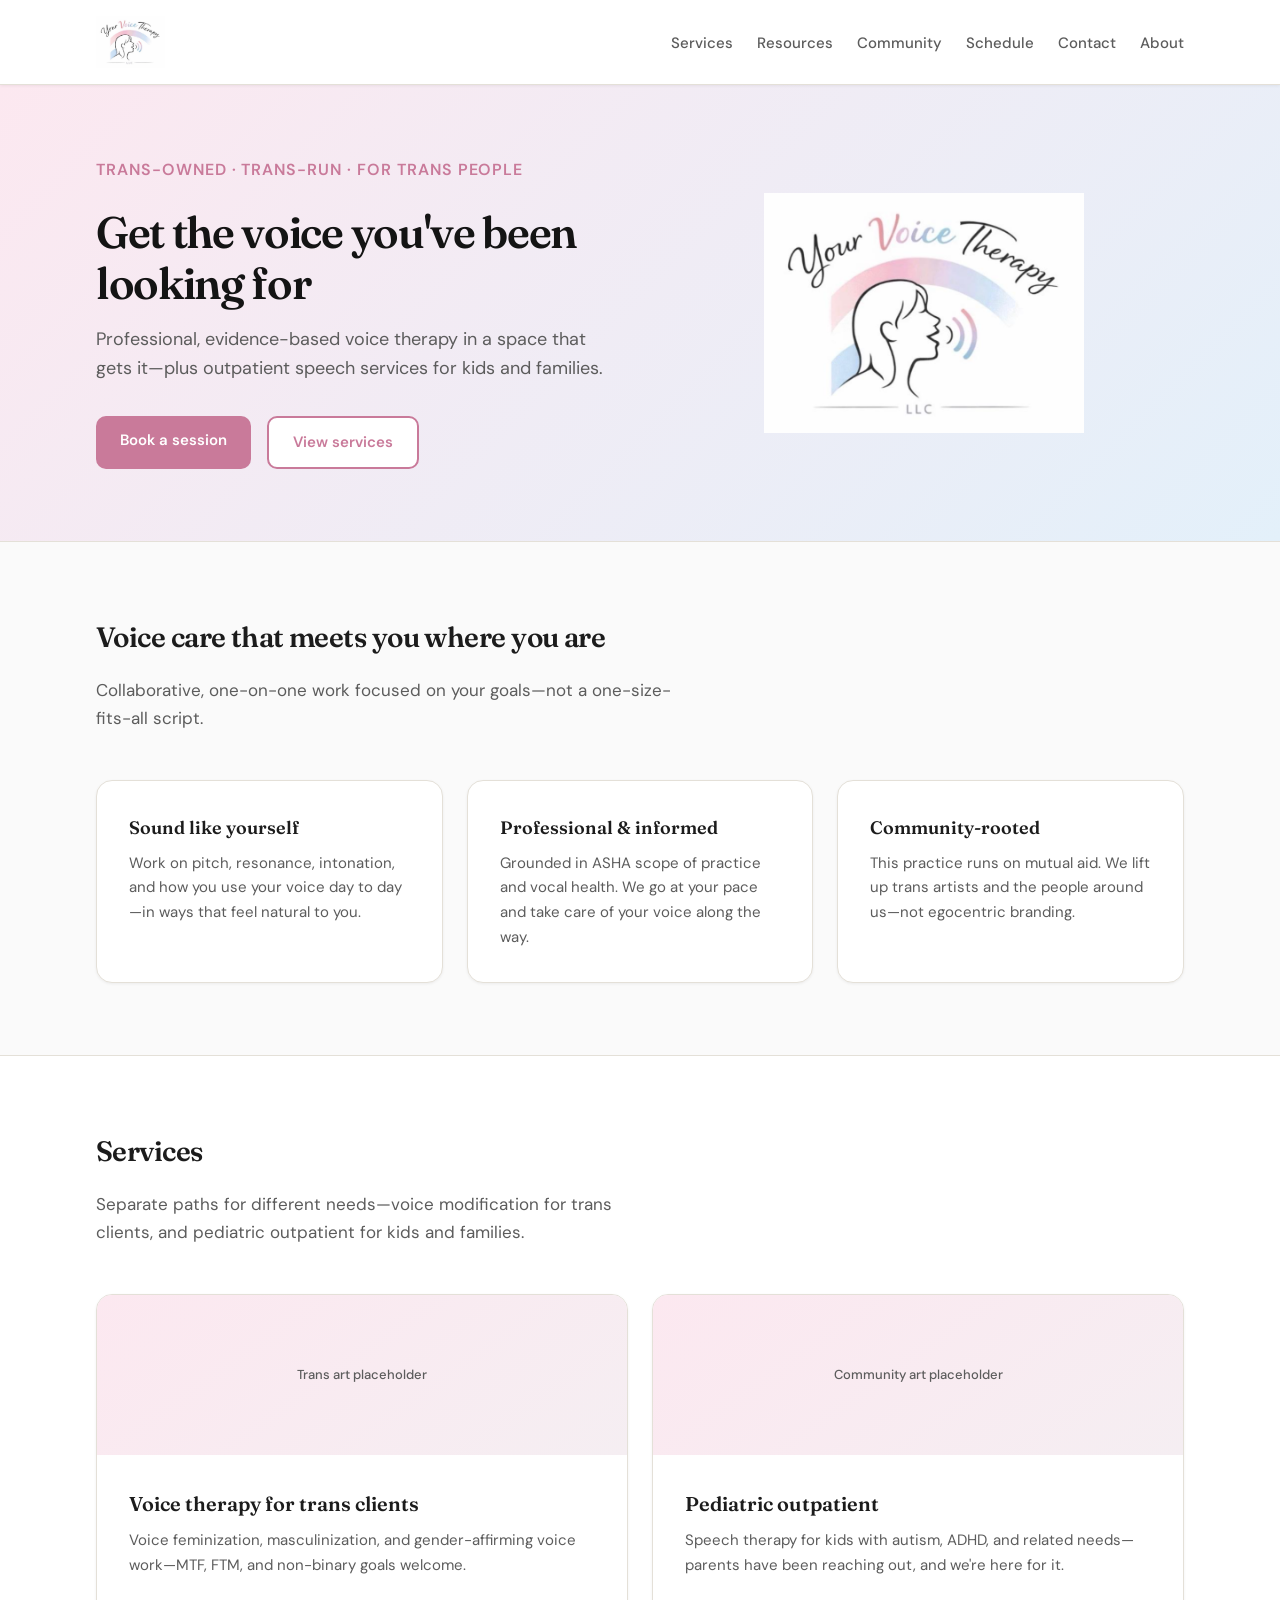
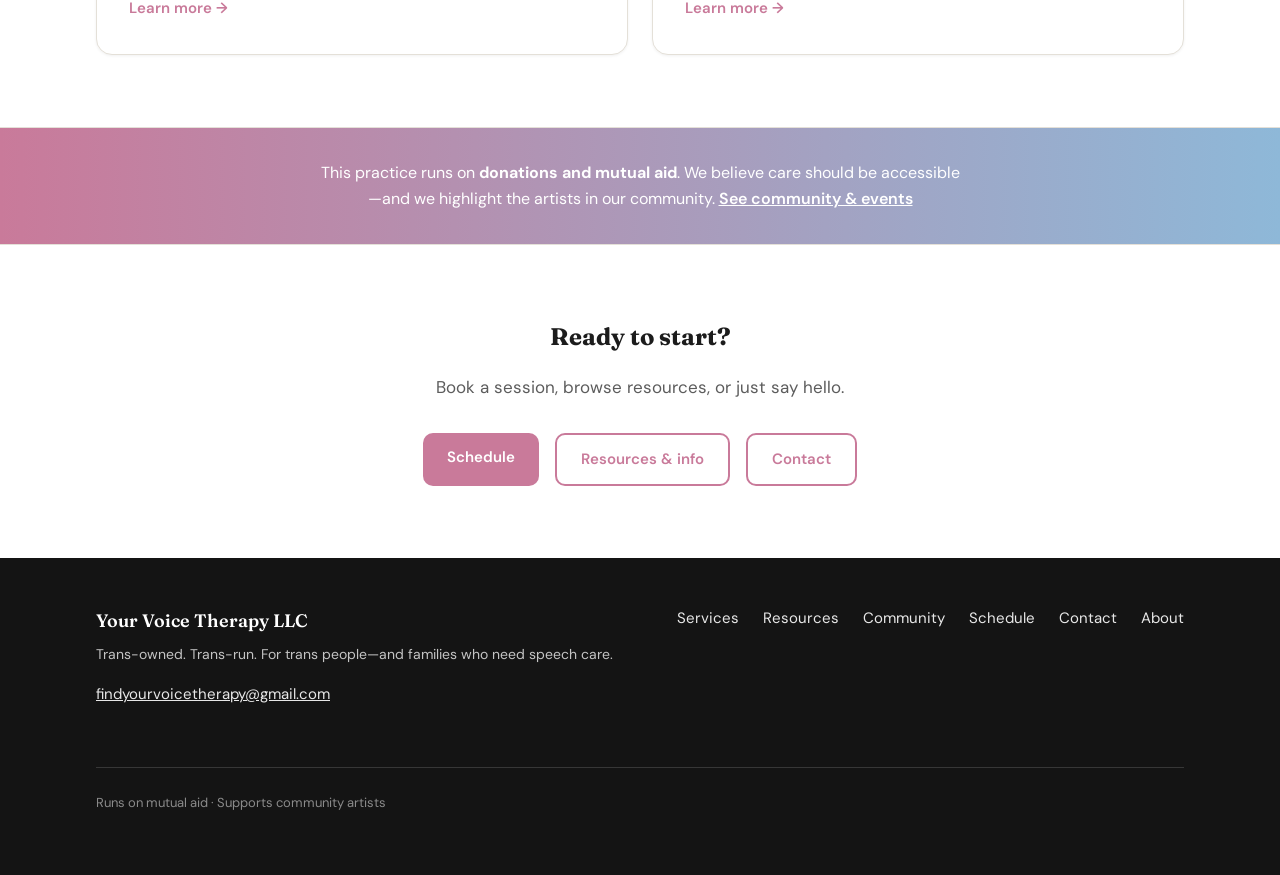
<file: index.html>
<!DOCTYPE html>
<html lang="en">
<head>
  <meta charset="UTF-8">
  <meta name="viewport" content="width=device-width, initial-scale=1.0">
  <title>Your Voice Therapy — Trans-owned voice care</title>
  <link rel="stylesheet" href="css/style.css">
</head>
<body>
  <header class="site-header">
    <nav class="nav" aria-label="Main">
      <a href="index.html" class="nav-logo">
        <img src="images/logo.png" alt="Your Voice Therapy LLC" class="nav-logo-img">
      </a>
      <ul class="nav-links">
        <li><a href="services.html">Services</a></li>
        <li><a href="resources.html">Resources</a></li>
        <li><a href="current-events.html">Community</a></li>
        <li><a href="schedule.html">Schedule</a></li>
        <li><a href="contact.html">Contact</a></li>
        <li><a href="about.html">About</a></li>
      </ul>
    </nav>
  </header>

  <main>
    <section class="hero-band">
      <div class="hero-inner">
        <div class="hero-content">
          <p class="tagline">Trans-owned · Trans-run · For trans people</p>
          <h1>Get the voice you've been looking for</h1>
          <p class="hero-lead">Professional, evidence-based voice therapy in a space that gets it—plus outpatient speech services for kids and families.</p>
          <div class="hero-ctas">
            <a href="schedule.html" class="btn btn-primary">Book a session</a>
            <a href="services.html" class="btn btn-secondary">View services</a>
          </div>
        </div>
        <div class="hero-visual hero-logo-wrap">
          <img src="images/logo.png" alt="Your Voice Therapy LLC" class="hero-logo">
        </div>
      </div>
    </section>

    <section class="section">
      <div class="section-inner">
        <div class="section-header">
          <h2>Voice care that meets you where you are</h2>
          <p>Collaborative, one-on-one work focused on your goals—not a one-size-fits-all script.</p>
        </div>
        <div class="pillars">
          <div class="pillar">
            <h3>Sound like yourself</h3>
            <p>Work on pitch, resonance, intonation, and how you use your voice day to day—in ways that feel natural to you.</p>
          </div>
          <div class="pillar">
            <h3>Professional &amp; informed</h3>
            <p>Grounded in ASHA scope of practice and vocal health. We go at your pace and take care of your voice along the way.</p>
          </div>
          <div class="pillar">
            <h3>Community-rooted</h3>
            <p>This practice runs on mutual aid. We lift up trans artists and the people around us—not egocentric branding.</p>
          </div>
        </div>
      </div>
    </section>

    <section class="section section-alt">
      <div class="section-inner">
        <div class="section-header">
          <h2>Services</h2>
          <p>Separate paths for different needs—voice modification for trans clients, and pediatric outpatient for kids and families.</p>
        </div>
        <div class="service-grid">
          <a href="voice-therapy.html" class="service-card">
            <div class="service-card-art">Trans art placeholder</div>
            <div class="service-card-body">
              <h3>Voice therapy for trans clients</h3>
              <p>Voice feminization, masculinization, and gender-affirming voice work—MTF, FTM, and non-binary goals welcome.</p>
              <span class="service-card-link">Learn more →</span>
            </div>
          </a>
          <a href="pediatric.html" class="service-card">
            <div class="service-card-art">Community art placeholder</div>
            <div class="service-card-body">
              <h3>Pediatric outpatient</h3>
              <p>Speech therapy for kids with autism, ADHD, and related needs—parents have been reaching out, and we're here for it.</p>
              <span class="service-card-link">Learn more →</span>
            </div>
          </a>
        </div>
      </div>
    </section>

    <div class="mutual-aid-strip">
      <p>This practice runs on <strong>donations and mutual aid</strong>. We believe care should be accessible—and we highlight the artists in our community. <a href="current-events.html">See community &amp; events</a></p>
    </div>

    <section class="cta-band">
      <h2>Ready to start?</h2>
      <p>Book a session, browse resources, or just say hello.</p>
      <div class="hero-ctas">
        <a href="schedule.html" class="btn btn-primary">Schedule</a>
        <a href="resources.html" class="btn btn-secondary">Resources &amp; info</a>
        <a href="contact.html" class="btn btn-secondary">Contact</a>
      </div>
    </section>
  </main>

  <footer class="site-footer">
    <div class="footer-inner">
      <div>
        <p class="footer-brand">Your Voice Therapy LLC</p>
        <p class="footer-tagline">Trans-owned. Trans-run. For trans people—and families who need speech care.</p>
        <p><a href="mailto:findyourvoicetherapy@gmail.com">findyourvoicetherapy@gmail.com</a></p>
      </div>
      <nav class="footer-nav" aria-label="Footer">
        <a href="services.html">Services</a>
        <a href="resources.html">Resources</a>
        <a href="current-events.html">Community</a>
        <a href="schedule.html">Schedule</a>
        <a href="contact.html">Contact</a>
        <a href="about.html">About</a>
      </nav>
      <p class="footer-bottom">Runs on mutual aid · Supports community artists</p>
    </div>
  </footer>
</body>
</html>
</file>
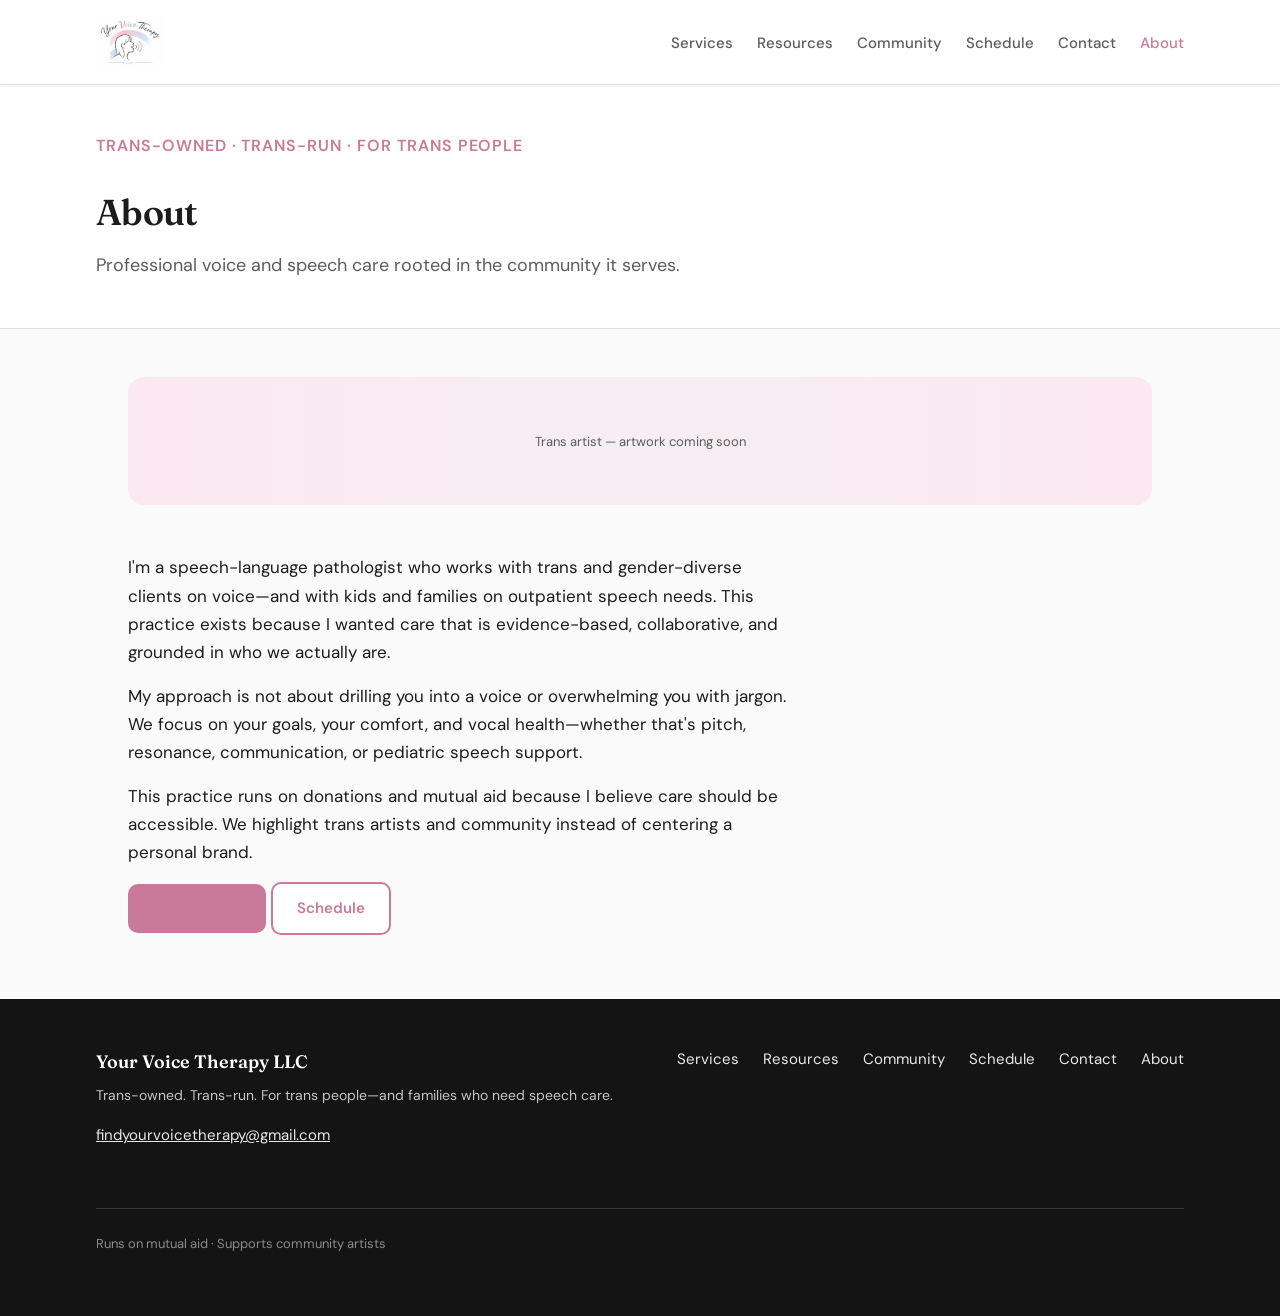
<file: about.html>
<!DOCTYPE html>
<html lang="en">
<head>
  <meta charset="UTF-8">
  <meta name="viewport" content="width=device-width, initial-scale=1.0">
  <title>About — Your Voice Therapy</title>
  <link rel="stylesheet" href="css/style.css">
</head>
<body>
  <header class="site-header">
    <nav class="nav" aria-label="Main">
      <a href="index.html" class="nav-logo">
        <img src="images/logo.png" alt="Your Voice Therapy LLC" class="nav-logo-img">
      </a>
      <ul class="nav-links">
        <li><a href="services.html">Services</a></li>
        <li><a href="resources.html">Resources</a></li>
        <li><a href="current-events.html">Community</a></li>
        <li><a href="schedule.html">Schedule</a></li>
        <li><a href="contact.html">Contact</a></li>
        <li><a href="about.html" aria-current="page">About</a></li>
      </ul>
    </nav>
  </header>

  <main>
    <div class="page-hero">
      <div class="page-hero-inner">
        <p class="tagline">Trans-owned · Trans-run · For trans people</p>
        <h1>About</h1>
        <p class="lead">Professional voice and speech care rooted in the community it serves.</p>
      </div>
    </div>

    <div class="page-wrap">
      <div class="art-accent" aria-hidden="true">Trans artist — artwork coming soon</div>

      <article class="content">
        <p>I'm a speech-language pathologist who works with trans and gender-diverse clients on voice—and with kids and families on outpatient speech needs. This practice exists because I wanted care that is evidence-based, collaborative, and grounded in who we actually are.</p>

        <p>My approach is not about drilling you into a voice or overwhelming you with jargon. We focus on your goals, your comfort, and vocal health—whether that's pitch, resonance, communication, or pediatric speech support.</p>

        <p>This practice runs on donations and mutual aid because I believe care should be accessible. We highlight trans artists and community instead of centering a personal brand.</p>

        <p>
          <a href="contact.html" class="btn btn-primary">Get in touch</a>
          <a href="schedule.html" class="btn btn-secondary">Schedule</a>
        </p>
      </article>
    </div>
  </main>

  <footer class="site-footer">
    <div class="footer-inner">
      <div>
        <p class="footer-brand">Your Voice Therapy LLC</p>
        <p class="footer-tagline">Trans-owned. Trans-run. For trans people—and families who need speech care.</p>
        <p><a href="mailto:findyourvoicetherapy@gmail.com">findyourvoicetherapy@gmail.com</a></p>
      </div>
      <nav class="footer-nav" aria-label="Footer">
        <a href="services.html">Services</a>
        <a href="resources.html">Resources</a>
        <a href="current-events.html">Community</a>
        <a href="schedule.html">Schedule</a>
        <a href="contact.html">Contact</a>
        <a href="about.html">About</a>
      </nav>
      <p class="footer-bottom">Runs on mutual aid · Supports community artists</p>
    </div>
  </footer>
</body>
</html>
</file>
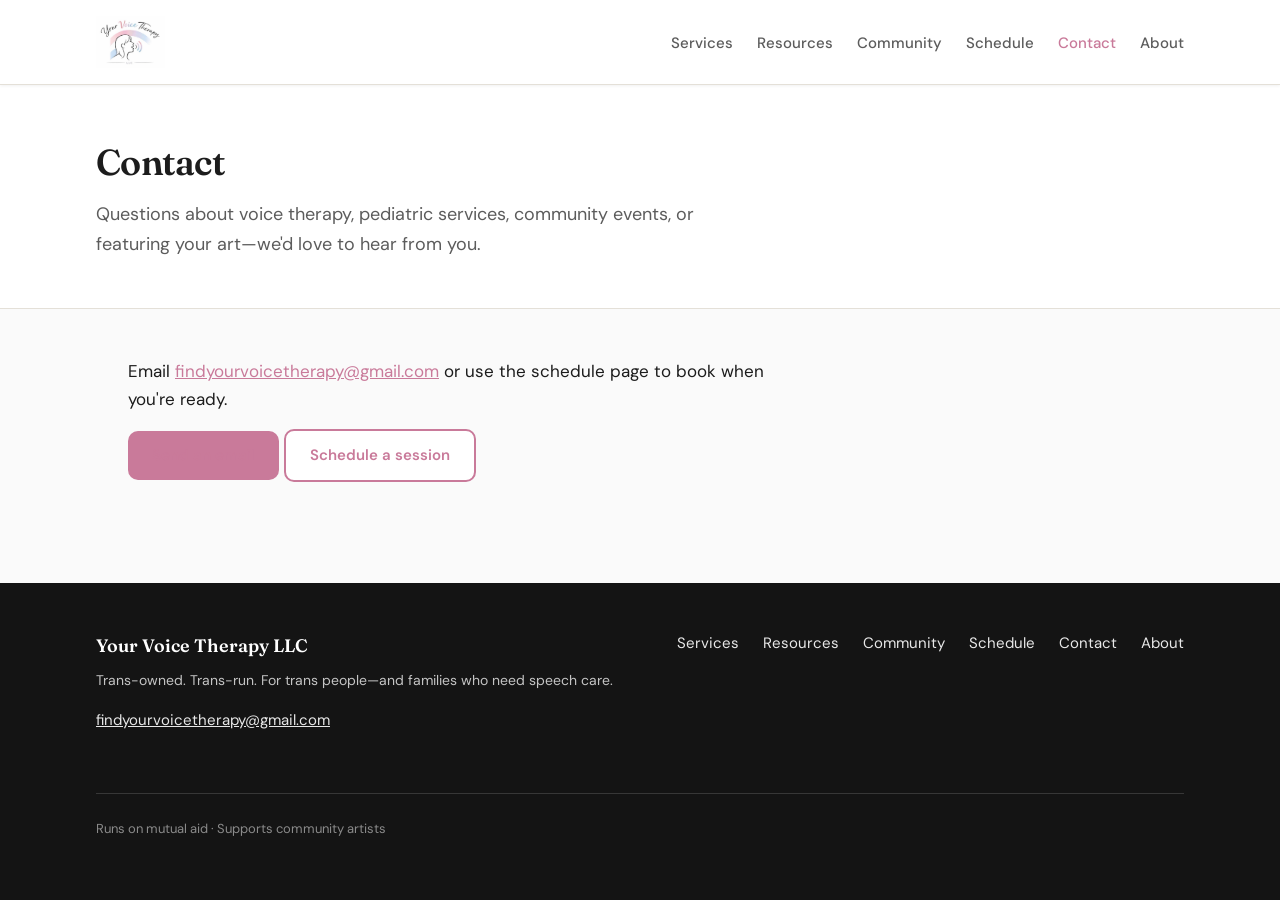
<file: contact.html>
<!DOCTYPE html>
<html lang="en">
<head>
  <meta charset="UTF-8">
  <meta name="viewport" content="width=device-width, initial-scale=1.0">
  <title>Contact — Your Voice Therapy</title>
  <link rel="stylesheet" href="css/style.css">
</head>
<body>
  <header class="site-header">
    <nav class="nav" aria-label="Main">
      <a href="index.html" class="nav-logo">
        <img src="images/logo.png" alt="Your Voice Therapy LLC" class="nav-logo-img">
      </a>
      <ul class="nav-links">
        <li><a href="services.html">Services</a></li>
        <li><a href="resources.html">Resources</a></li>
        <li><a href="current-events.html">Community</a></li>
        <li><a href="schedule.html">Schedule</a></li>
        <li><a href="contact.html" aria-current="page">Contact</a></li>
        <li><a href="about.html">About</a></li>
      </ul>
    </nav>
  </header>

  <main>
    <div class="page-hero">
      <div class="page-hero-inner">
        <h1>Contact</h1>
        <p class="lead">Questions about voice therapy, pediatric services, community events, or featuring your art—we'd love to hear from you.</p>
      </div>
    </div>

    <div class="page-wrap">
      <article class="content">
        <p>Email <a href="mailto:findyourvoicetherapy@gmail.com">findyourvoicetherapy@gmail.com</a> or use the schedule page to book when you're ready.</p>
        <p>
          <a href="mailto:findyourvoicetherapy@gmail.com" class="btn btn-primary">Send an email</a>
          <a href="schedule.html" class="btn btn-secondary">Schedule a session</a>
        </p>
      </article>
    </div>
  </main>

  <footer class="site-footer">
    <div class="footer-inner">
      <div>
        <p class="footer-brand">Your Voice Therapy LLC</p>
        <p class="footer-tagline">Trans-owned. Trans-run. For trans people—and families who need speech care.</p>
        <p><a href="mailto:findyourvoicetherapy@gmail.com">findyourvoicetherapy@gmail.com</a></p>
      </div>
      <nav class="footer-nav" aria-label="Footer">
        <a href="services.html">Services</a>
        <a href="resources.html">Resources</a>
        <a href="current-events.html">Community</a>
        <a href="schedule.html">Schedule</a>
        <a href="contact.html">Contact</a>
        <a href="about.html">About</a>
      </nav>
      <p class="footer-bottom">Runs on mutual aid · Supports community artists</p>
    </div>
  </footer>
</body>
</html>
</file>
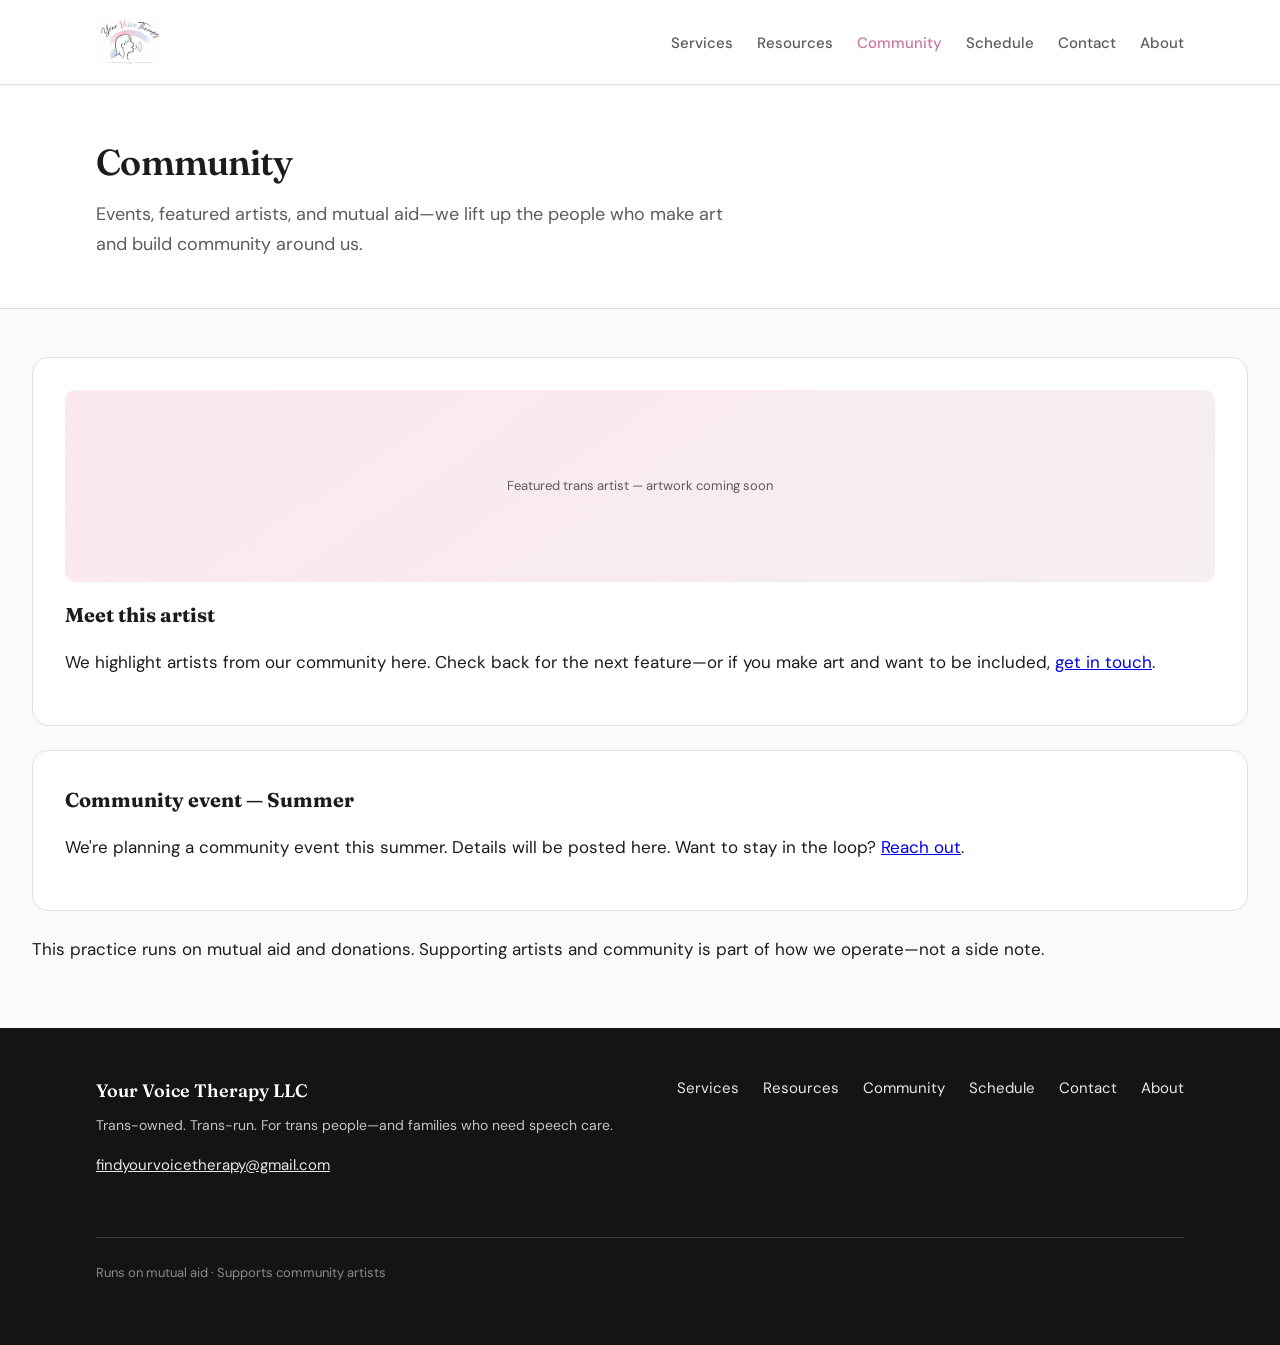
<file: current-events.html>
<!DOCTYPE html>
<html lang="en">
<head>
  <meta charset="UTF-8">
  <meta name="viewport" content="width=device-width, initial-scale=1.0">
  <title>Community — Your Voice Therapy</title>
  <link rel="stylesheet" href="css/style.css">
</head>
<body>
  <header class="site-header">
    <nav class="nav" aria-label="Main">
      <a href="index.html" class="nav-logo">
        <img src="images/logo.png" alt="Your Voice Therapy LLC" class="nav-logo-img">
      </a>
      <ul class="nav-links">
        <li><a href="services.html">Services</a></li>
        <li><a href="resources.html">Resources</a></li>
        <li><a href="current-events.html" aria-current="page">Community</a></li>
        <li><a href="schedule.html">Schedule</a></li>
        <li><a href="contact.html">Contact</a></li>
        <li><a href="about.html">About</a></li>
      </ul>
    </nav>
  </header>

  <main>
    <div class="page-hero">
      <div class="page-hero-inner">
        <h1>Community</h1>
        <p class="lead">Events, featured artists, and mutual aid—we lift up the people who make art and build community around us.</p>
      </div>
    </div>

    <div class="page-wrap content-wide">
      <section class="event-card featured-artist">
        <div class="event-art" aria-hidden="true">Featured trans artist — artwork coming soon</div>
        <h2>Meet this artist</h2>
        <p>We highlight artists from our community here. Check back for the next feature—or if you make art and want to be included, <a href="contact.html">get in touch</a>.</p>
      </section>

      <section class="event-card">
        <h2>Community event — Summer</h2>
        <p>We're planning a community event this summer. Details will be posted here. Want to stay in the loop? <a href="contact.html">Reach out</a>.</p>
      </section>

      <p>This practice runs on mutual aid and donations. Supporting artists and community is part of how we operate—not a side note.</p>
    </div>
  </main>

  <footer class="site-footer">
    <div class="footer-inner">
      <div>
        <p class="footer-brand">Your Voice Therapy LLC</p>
        <p class="footer-tagline">Trans-owned. Trans-run. For trans people—and families who need speech care.</p>
        <p><a href="mailto:findyourvoicetherapy@gmail.com">findyourvoicetherapy@gmail.com</a></p>
      </div>
      <nav class="footer-nav" aria-label="Footer">
        <a href="services.html">Services</a>
        <a href="resources.html">Resources</a>
        <a href="current-events.html">Community</a>
        <a href="schedule.html">Schedule</a>
        <a href="contact.html">Contact</a>
        <a href="about.html">About</a>
      </nav>
      <p class="footer-bottom">Runs on mutual aid · Supports community artists</p>
    </div>
  </footer>
</body>
</html>
</file>
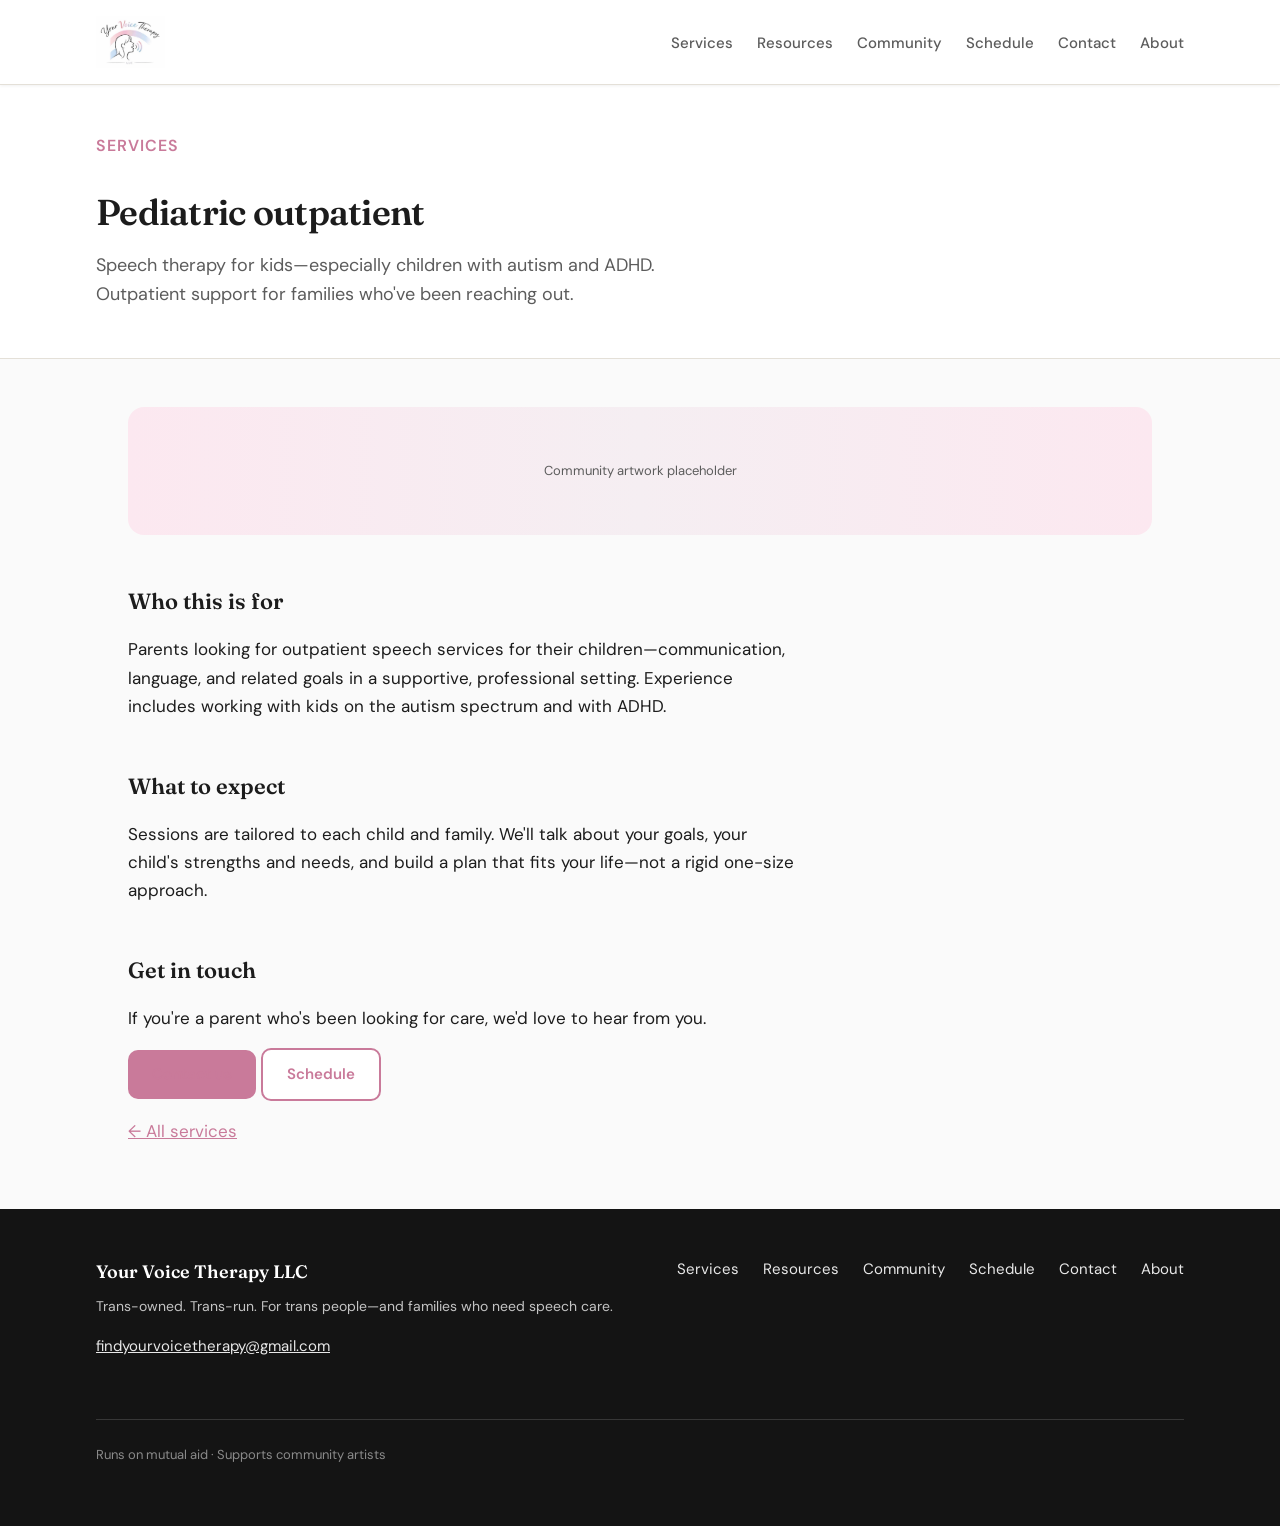
<file: pediatric.html>
<!DOCTYPE html>
<html lang="en">
<head>
  <meta charset="UTF-8">
  <meta name="viewport" content="width=device-width, initial-scale=1.0">
  <title>Pediatric outpatient — Your Voice Therapy</title>
  <link rel="stylesheet" href="css/style.css">
</head>
<body>
  <header class="site-header">
    <nav class="nav" aria-label="Main">
      <a href="index.html" class="nav-logo">
        <img src="images/logo.png" alt="Your Voice Therapy LLC" class="nav-logo-img">
      </a>
      <ul class="nav-links">
        <li><a href="services.html">Services</a></li>
        <li><a href="resources.html">Resources</a></li>
        <li><a href="current-events.html">Community</a></li>
        <li><a href="schedule.html">Schedule</a></li>
        <li><a href="contact.html">Contact</a></li>
        <li><a href="about.html">About</a></li>
      </ul>
    </nav>
  </header>

  <main>
    <div class="page-hero">
      <div class="page-hero-inner">
        <p class="tagline">Services</p>
        <h1>Pediatric outpatient</h1>
        <p class="lead">Speech therapy for kids—especially children with autism and ADHD. Outpatient support for families who've been reaching out.</p>
      </div>
    </div>

    <div class="page-wrap">
      <div class="art-accent" aria-hidden="true">Community artwork placeholder</div>

      <article class="content">
        <h2>Who this is for</h2>
        <p>Parents looking for outpatient speech services for their children—communication, language, and related goals in a supportive, professional setting. Experience includes working with kids on the autism spectrum and with ADHD.</p>

        <h2>What to expect</h2>
        <p>Sessions are tailored to each child and family. We'll talk about your goals, your child's strengths and needs, and build a plan that fits your life—not a rigid one-size approach.</p>

        <h2>Get in touch</h2>
        <p>If you're a parent who's been looking for care, we'd love to hear from you.</p>
        <p>
          <a href="contact.html" class="btn btn-primary">Contact us</a>
          <a href="schedule.html" class="btn btn-secondary">Schedule</a>
        </p>
        <p><a href="services.html">← All services</a></p>
      </article>
    </div>
  </main>

  <footer class="site-footer">
    <div class="footer-inner">
      <div>
        <p class="footer-brand">Your Voice Therapy LLC</p>
        <p class="footer-tagline">Trans-owned. Trans-run. For trans people—and families who need speech care.</p>
        <p><a href="mailto:findyourvoicetherapy@gmail.com">findyourvoicetherapy@gmail.com</a></p>
      </div>
      <nav class="footer-nav" aria-label="Footer">
        <a href="services.html">Services</a>
        <a href="resources.html">Resources</a>
        <a href="current-events.html">Community</a>
        <a href="schedule.html">Schedule</a>
        <a href="contact.html">Contact</a>
        <a href="about.html">About</a>
      </nav>
      <p class="footer-bottom">Runs on mutual aid · Supports community artists</p>
    </div>
  </footer>
</body>
</html>
</file>
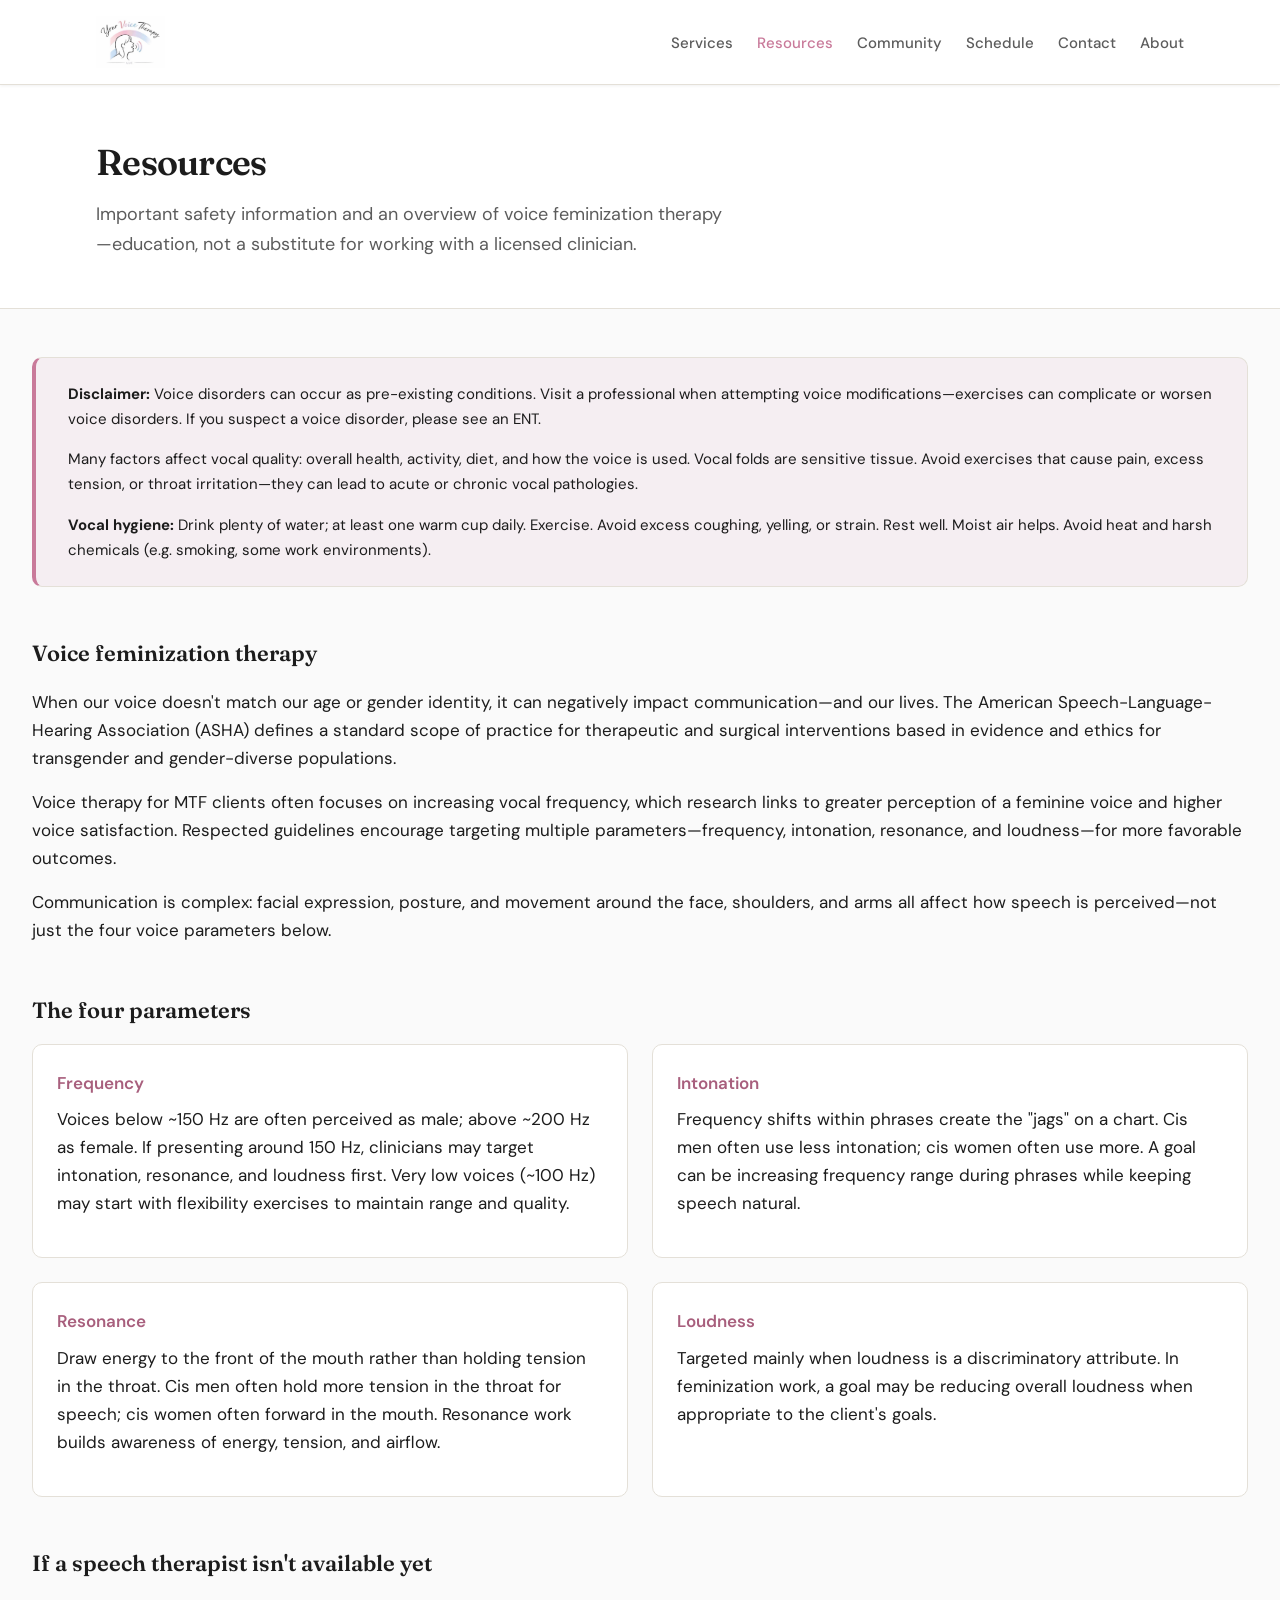
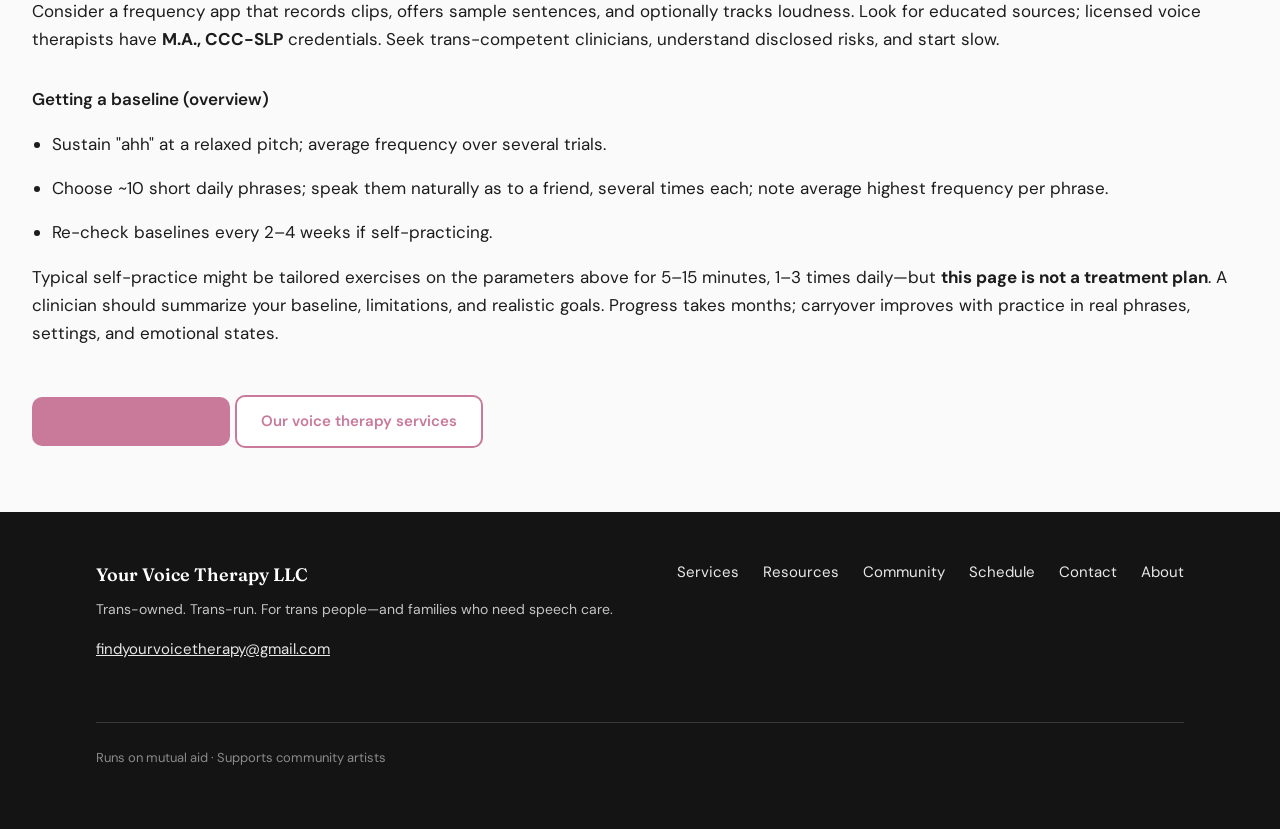
<file: resources.html>
<!DOCTYPE html>
<html lang="en">
<head>
  <meta charset="UTF-8">
  <meta name="viewport" content="width=device-width, initial-scale=1.0">
  <title>Resources — Your Voice Therapy</title>
  <link rel="stylesheet" href="css/style.css">
</head>
<body>
  <header class="site-header">
    <nav class="nav" aria-label="Main">
      <a href="index.html" class="nav-logo">
        <img src="images/logo.png" alt="Your Voice Therapy LLC" class="nav-logo-img">
      </a>
      <ul class="nav-links">
        <li><a href="services.html">Services</a></li>
        <li><a href="resources.html" aria-current="page">Resources</a></li>
        <li><a href="current-events.html">Community</a></li>
        <li><a href="schedule.html">Schedule</a></li>
        <li><a href="contact.html">Contact</a></li>
        <li><a href="about.html">About</a></li>
      </ul>
    </nav>
  </header>

  <main>
    <div class="page-hero">
      <div class="page-hero-inner">
        <h1>Resources</h1>
        <p class="lead">Important safety information and an overview of voice feminization therapy—education, not a substitute for working with a licensed clinician.</p>
      </div>
    </div>

    <div class="page-wrap content content-wide">
      <div class="disclaimer-box">
        <p><strong>Disclaimer:</strong> Voice disorders can occur as pre-existing conditions. Visit a professional when attempting voice modifications—exercises can complicate or worsen voice disorders. If you suspect a voice disorder, please see an ENT.</p>
        <p>Many factors affect vocal quality: overall health, activity, diet, and how the voice is used. Vocal folds are sensitive tissue. Avoid exercises that cause pain, excess tension, or throat irritation—they can lead to acute or chronic vocal pathologies.</p>
        <p><strong>Vocal hygiene:</strong> Drink plenty of water; at least one warm cup daily. Exercise. Avoid excess coughing, yelling, or strain. Rest well. Moist air helps. Avoid heat and harsh chemicals (e.g. smoking, some work environments).</p>
      </div>

      <h2>Voice feminization therapy</h2>
      <p>When our voice doesn't match our age or gender identity, it can negatively impact communication—and our lives. The American Speech-Language-Hearing Association (ASHA) defines a standard scope of practice for therapeutic and surgical interventions based in evidence and ethics for transgender and gender-diverse populations.</p>
      <p>Voice therapy for MTF clients often focuses on increasing vocal frequency, which research links to greater perception of a feminine voice and higher voice satisfaction. Respected guidelines encourage targeting multiple parameters—frequency, intonation, resonance, and loudness—for more favorable outcomes.</p>
      <p>Communication is complex: facial expression, posture, and movement around the face, shoulders, and arms all affect how speech is perceived—not just the four voice parameters below.</p>

      <h2>The four parameters</h2>
      <div class="param-grid">
        <div class="param-card">
          <h3>Frequency</h3>
          <p>Voices below ~150 Hz are often perceived as male; above ~200 Hz as female. If presenting around 150 Hz, clinicians may target intonation, resonance, and loudness first. Very low voices (~100 Hz) may start with flexibility exercises to maintain range and quality.</p>
        </div>
        <div class="param-card">
          <h3>Intonation</h3>
          <p>Frequency shifts within phrases create the "jags" on a chart. Cis men often use less intonation; cis women often use more. A goal can be increasing frequency range during phrases while keeping speech natural.</p>
        </div>
        <div class="param-card">
          <h3>Resonance</h3>
          <p>Draw energy to the front of the mouth rather than holding tension in the throat. Cis men often hold more tension in the throat for speech; cis women often forward in the mouth. Resonance work builds awareness of energy, tension, and airflow.</p>
        </div>
        <div class="param-card">
          <h3>Loudness</h3>
          <p>Targeted mainly when loudness is a discriminatory attribute. In feminization work, a goal may be reducing overall loudness when appropriate to the client's goals.</p>
        </div>
      </div>

      <h2>If a speech therapist isn't available yet</h2>
      <p>Consider a frequency app that records clips, offers sample sentences, and optionally tracks loudness. Look for educated sources; licensed voice therapists have <strong>M.A., CCC-SLP</strong> credentials. Seek trans-competent clinicians, understand disclosed risks, and start slow.</p>

      <h3>Getting a baseline (overview)</h3>
      <ul>
        <li>Sustain "ahh" at a relaxed pitch; average frequency over several trials.</li>
        <li>Choose ~10 short daily phrases; speak them naturally as to a friend, several times each; note average highest frequency per phrase.</li>
        <li>Re-check baselines every 2–4 weeks if self-practicing.</li>
      </ul>
      <p>Typical self-practice might be tailored exercises on the parameters above for 5–15 minutes, 1–3 times daily—but <strong>this page is not a treatment plan</strong>. A clinician should summarize your baseline, limitations, and realistic goals. Progress takes months; carryover improves with practice in real phrases, settings, and emotional states.</p>

      <p style="margin-top: var(--space-2xl);">
        <a href="contact.html" class="btn btn-primary">Work with a clinician</a>
        <a href="voice-therapy.html" class="btn btn-secondary">Our voice therapy services</a>
      </p>
    </div>
  </main>

  <footer class="site-footer">
    <div class="footer-inner">
      <div>
        <p class="footer-brand">Your Voice Therapy LLC</p>
        <p class="footer-tagline">Trans-owned. Trans-run. For trans people—and families who need speech care.</p>
        <p><a href="mailto:findyourvoicetherapy@gmail.com">findyourvoicetherapy@gmail.com</a></p>
      </div>
      <nav class="footer-nav" aria-label="Footer">
        <a href="services.html">Services</a>
        <a href="resources.html">Resources</a>
        <a href="current-events.html">Community</a>
        <a href="schedule.html">Schedule</a>
        <a href="contact.html">Contact</a>
        <a href="about.html">About</a>
      </nav>
      <p class="footer-bottom">Runs on mutual aid · Supports community artists</p>
    </div>
  </footer>
</body>
</html>
</file>
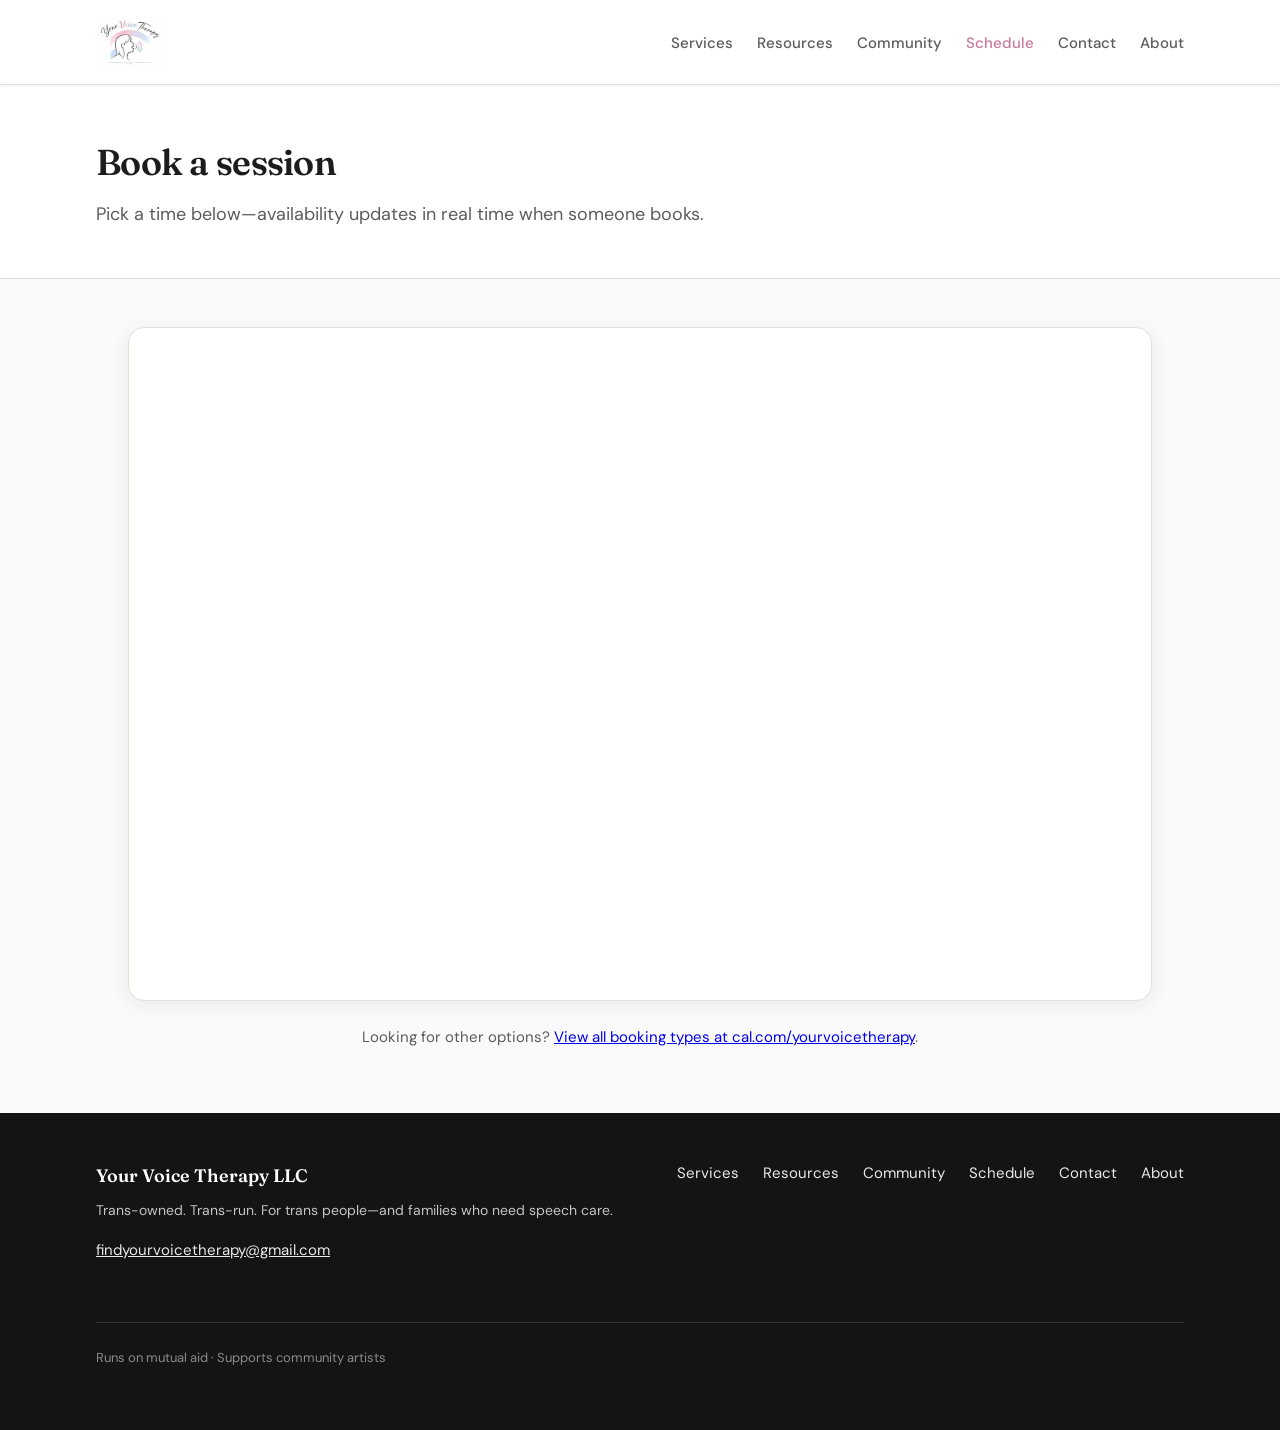
<file: schedule.html>
<!DOCTYPE html>
<html lang="en">
<head>
  <meta charset="UTF-8">
  <meta name="viewport" content="width=device-width, initial-scale=1.0">
  <title>Schedule — Your Voice Therapy LLC</title>
  <link rel="stylesheet" href="css/style.css">
  <link rel="stylesheet" href="css/schedule.css">
</head>
<body>
  <header class="site-header">
    <nav class="nav" aria-label="Main">
      <a href="index.html" class="nav-logo">
        <img src="images/logo.png" alt="Your Voice Therapy LLC" class="nav-logo-img">
      </a>
      <ul class="nav-links">
        <li><a href="services.html">Services</a></li>
        <li><a href="resources.html">Resources</a></li>
        <li><a href="current-events.html">Community</a></li>
        <li><a href="schedule.html" aria-current="page">Schedule</a></li>
        <li><a href="contact.html">Contact</a></li>
        <li><a href="about.html">About</a></li>
      </ul>
    </nav>
  </header>

  <main>
    <div class="page-hero">
      <div class="page-hero-inner">
        <h1>Book a session</h1>
        <p class="lead">Pick a time below—availability updates in real time when someone books.</p>
      </div>
    </div>

    <div class="page-wrap">
      <div class="cal-embed-wrap">
        <iframe
          src="https://cal.com/yourvoicetherapy/30min?embed=true&theme=light"
          class="cal-embed"
          title="Book a 30-minute session with Your Voice Therapy"
          allow="payment"
        ></iframe>
      </div>
      <p class="cal-embed-note">Looking for other options? <a href="https://cal.com/yourvoicetherapy" target="_blank" rel="noopener">View all booking types at cal.com/yourvoicetherapy</a>.</p>
    </div>
  </main>

  <footer class="site-footer">
    <div class="footer-inner">
      <div>
        <p class="footer-brand">Your Voice Therapy LLC</p>
        <p class="footer-tagline">Trans-owned. Trans-run. For trans people—and families who need speech care.</p>
        <p><a href="mailto:findyourvoicetherapy@gmail.com">findyourvoicetherapy@gmail.com</a></p>
      </div>
      <nav class="footer-nav" aria-label="Footer">
        <a href="services.html">Services</a>
        <a href="resources.html">Resources</a>
        <a href="current-events.html">Community</a>
        <a href="schedule.html">Schedule</a>
        <a href="contact.html">Contact</a>
        <a href="about.html">About</a>
      </nav>
      <p class="footer-bottom">Runs on mutual aid · Supports community artists</p>
    </div>
  </footer>
</body>
</html>
</file>
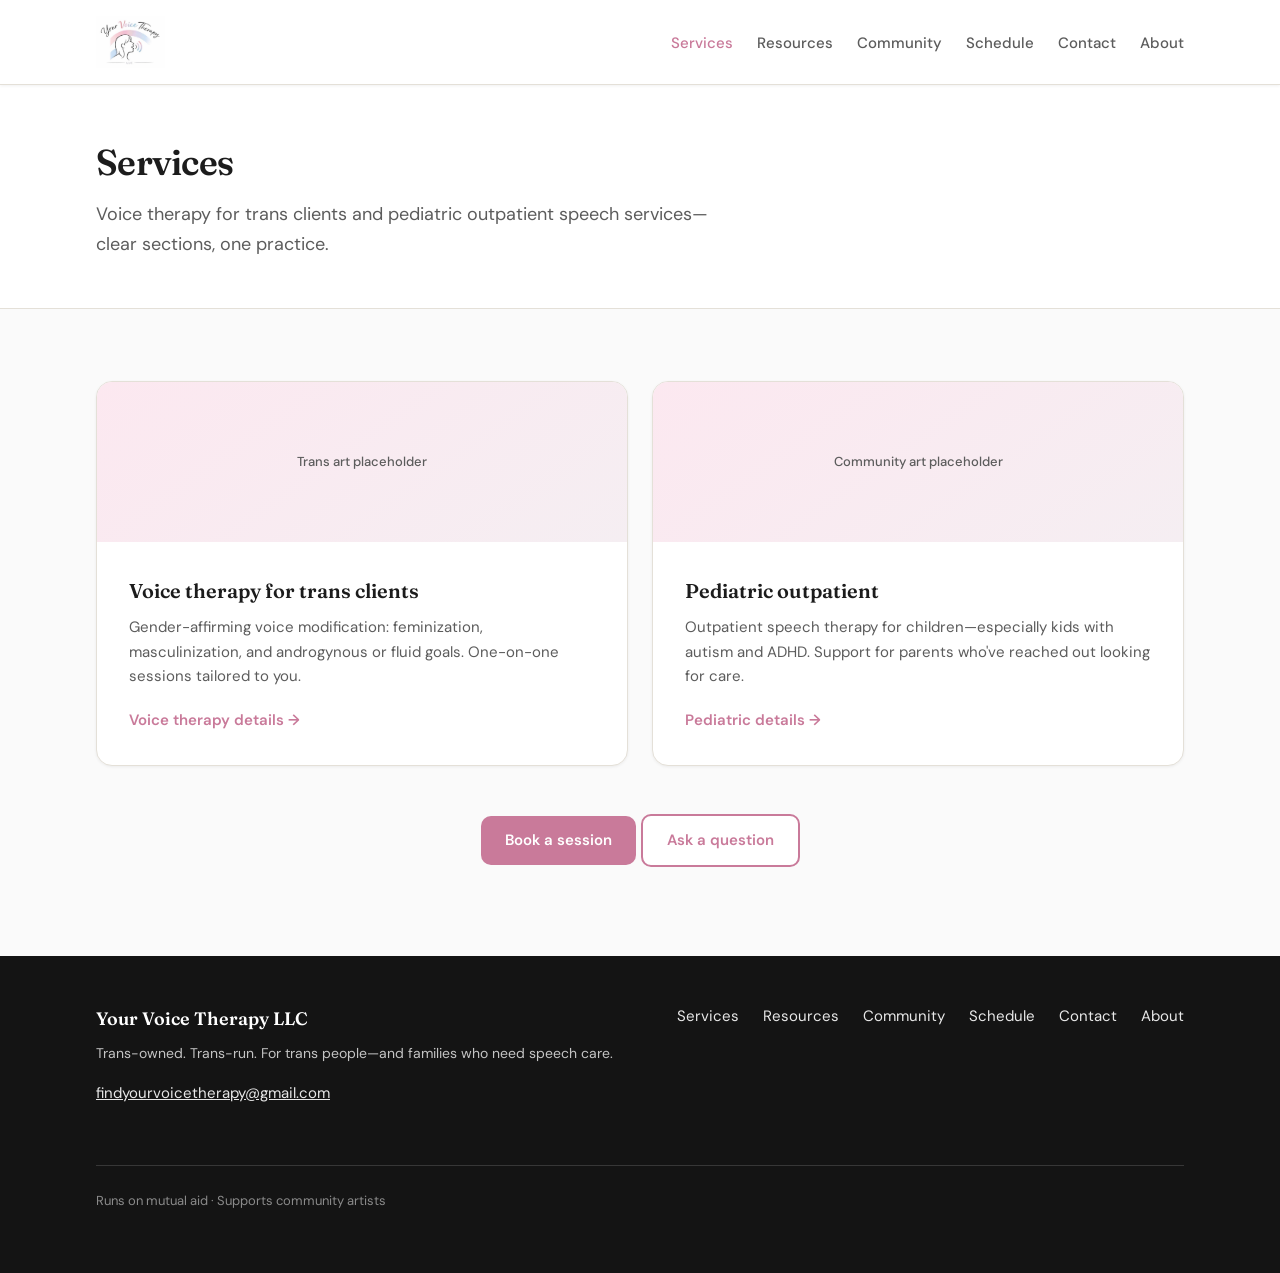
<file: services.html>
<!DOCTYPE html>
<html lang="en">
<head>
  <meta charset="UTF-8">
  <meta name="viewport" content="width=device-width, initial-scale=1.0">
  <title>Services — Your Voice Therapy</title>
  <link rel="stylesheet" href="css/style.css">
</head>
<body>
  <header class="site-header">
    <nav class="nav" aria-label="Main">
      <a href="index.html" class="nav-logo">
        <img src="images/logo.png" alt="Your Voice Therapy LLC" class="nav-logo-img">
      </a>
      <ul class="nav-links">
        <li><a href="services.html" aria-current="page">Services</a></li>
        <li><a href="resources.html">Resources</a></li>
        <li><a href="current-events.html">Community</a></li>
        <li><a href="schedule.html">Schedule</a></li>
        <li><a href="contact.html">Contact</a></li>
        <li><a href="about.html">About</a></li>
      </ul>
    </nav>
  </header>

  <main>
    <div class="page-hero">
      <div class="page-hero-inner">
        <h1>Services</h1>
        <p class="lead">Voice therapy for trans clients and pediatric outpatient speech services—clear sections, one practice.</p>
      </div>
    </div>

    <section class="section">
      <div class="section-inner">
        <div class="service-grid">
          <a href="voice-therapy.html" class="service-card">
            <div class="service-card-art">Trans art placeholder</div>
            <div class="service-card-body">
              <h3>Voice therapy for trans clients</h3>
              <p>Gender-affirming voice modification: feminization, masculinization, and androgynous or fluid goals. One-on-one sessions tailored to you.</p>
              <span class="service-card-link">Voice therapy details →</span>
            </div>
          </a>
          <a href="pediatric.html" class="service-card">
            <div class="service-card-art">Community art placeholder</div>
            <div class="service-card-body">
              <h3>Pediatric outpatient</h3>
              <p>Outpatient speech therapy for children—especially kids with autism and ADHD. Support for parents who've reached out looking for care.</p>
              <span class="service-card-link">Pediatric details →</span>
            </div>
          </a>
        </div>

        <p style="margin-top: var(--space-2xl); text-align: center;">
          <a href="schedule.html" class="btn btn-primary">Book a session</a>
          <a href="contact.html" class="btn btn-secondary">Ask a question</a>
        </p>
      </div>
    </section>
  </main>

  <footer class="site-footer">
    <div class="footer-inner">
      <div>
        <p class="footer-brand">Your Voice Therapy LLC</p>
        <p class="footer-tagline">Trans-owned. Trans-run. For trans people—and families who need speech care.</p>
        <p><a href="mailto:findyourvoicetherapy@gmail.com">findyourvoicetherapy@gmail.com</a></p>
      </div>
      <nav class="footer-nav" aria-label="Footer">
        <a href="services.html">Services</a>
        <a href="resources.html">Resources</a>
        <a href="current-events.html">Community</a>
        <a href="schedule.html">Schedule</a>
        <a href="contact.html">Contact</a>
        <a href="about.html">About</a>
      </nav>
      <p class="footer-bottom">Runs on mutual aid · Supports community artists</p>
    </div>
  </footer>
</body>
</html>
</file>
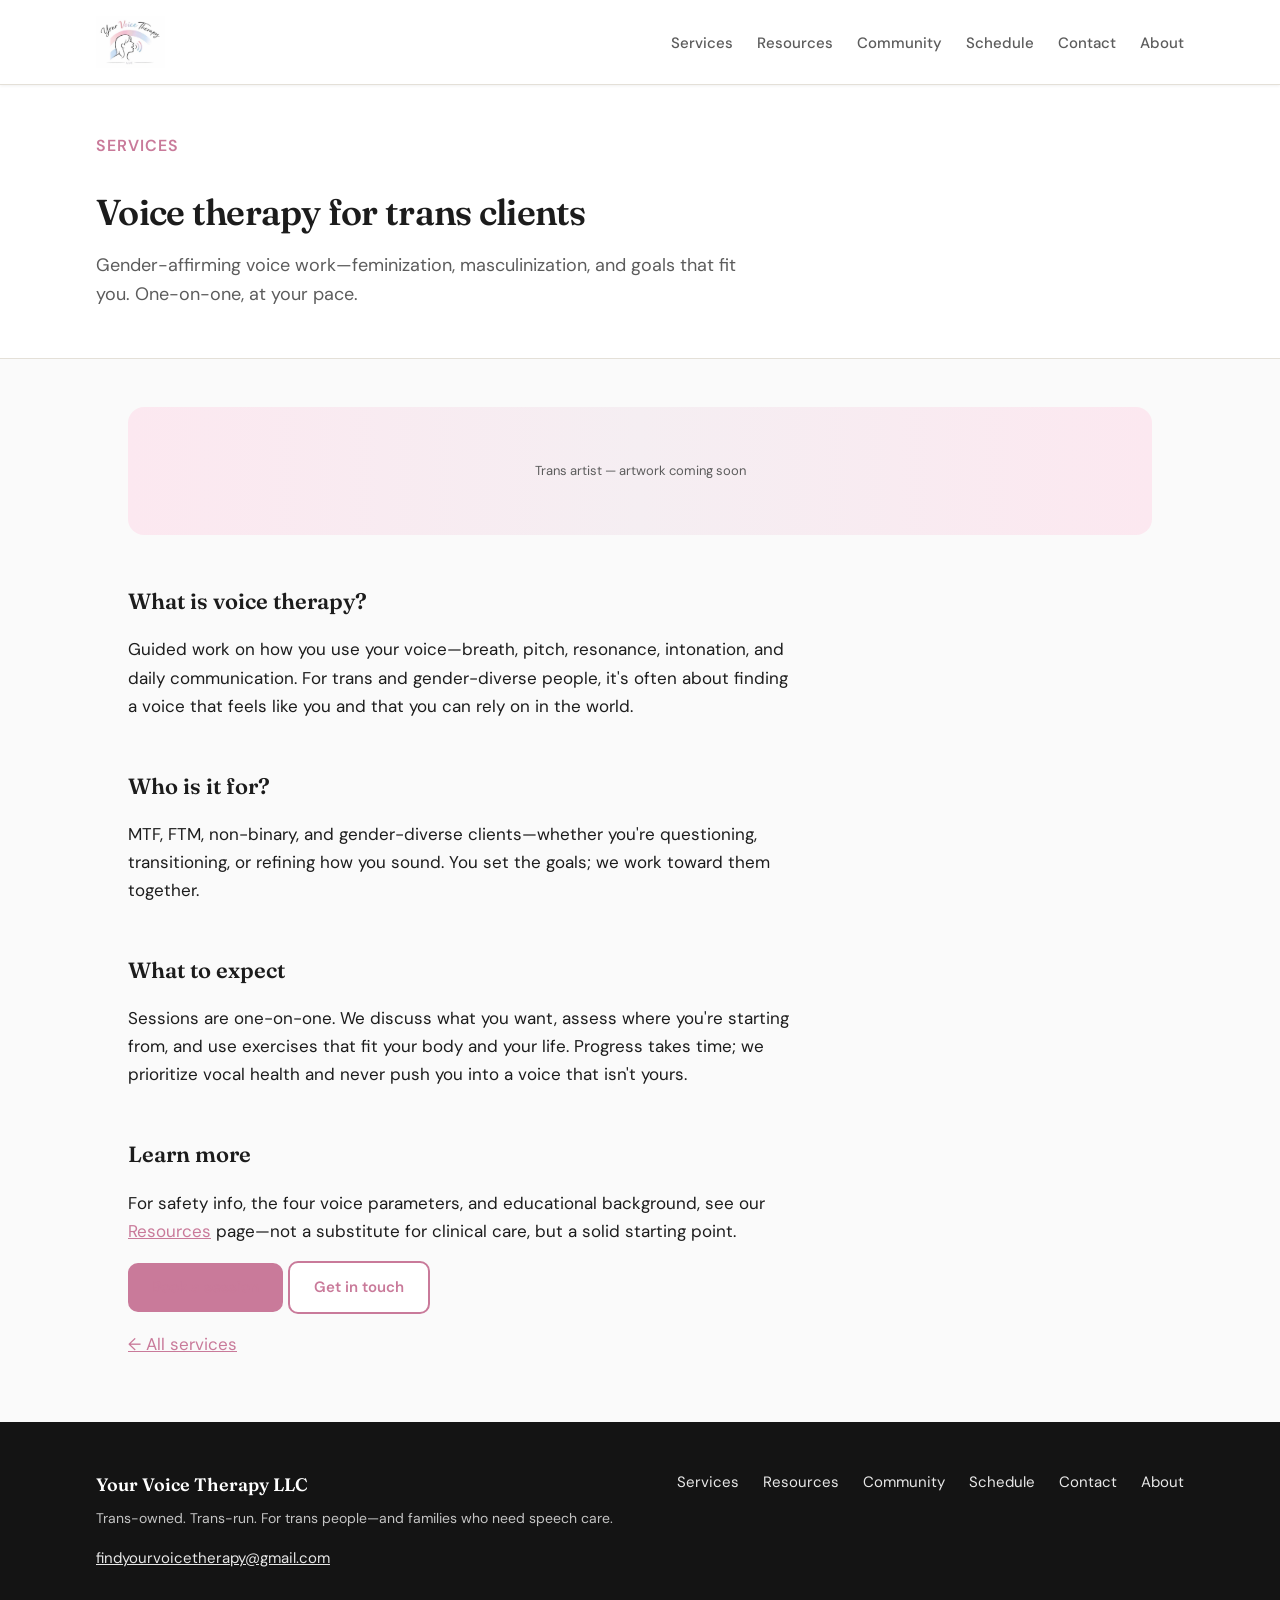
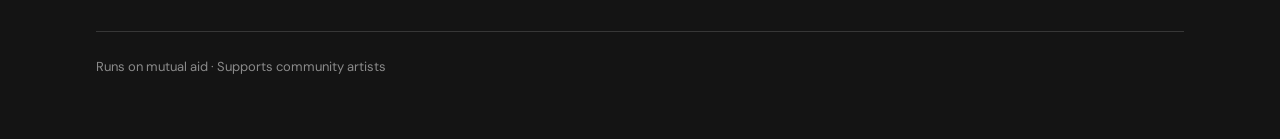
<file: voice-therapy.html>
<!DOCTYPE html>
<html lang="en">
<head>
  <meta charset="UTF-8">
  <meta name="viewport" content="width=device-width, initial-scale=1.0">
  <title>Voice therapy for trans clients — Your Voice Therapy</title>
  <link rel="stylesheet" href="css/style.css">
</head>
<body>
  <header class="site-header">
    <nav class="nav" aria-label="Main">
      <a href="index.html" class="nav-logo">
        <img src="images/logo.png" alt="Your Voice Therapy LLC" class="nav-logo-img">
      </a>
      <ul class="nav-links">
        <li><a href="services.html">Services</a></li>
        <li><a href="resources.html">Resources</a></li>
        <li><a href="current-events.html">Community</a></li>
        <li><a href="schedule.html">Schedule</a></li>
        <li><a href="contact.html">Contact</a></li>
        <li><a href="about.html">About</a></li>
      </ul>
    </nav>
  </header>

  <main>
    <div class="page-hero">
      <div class="page-hero-inner">
        <p class="tagline">Services</p>
        <h1>Voice therapy for trans clients</h1>
        <p class="lead">Gender-affirming voice work—feminization, masculinization, and goals that fit you. One-on-one, at your pace.</p>
      </div>
    </div>

    <div class="page-wrap">
      <div class="art-accent" aria-hidden="true">Trans artist — artwork coming soon</div>

      <article class="content">
        <h2>What is voice therapy?</h2>
        <p>Guided work on how you use your voice—breath, pitch, resonance, intonation, and daily communication. For trans and gender-diverse people, it's often about finding a voice that feels like you and that you can rely on in the world.</p>

        <h2>Who is it for?</h2>
        <p>MTF, FTM, non-binary, and gender-diverse clients—whether you're questioning, transitioning, or refining how you sound. You set the goals; we work toward them together.</p>

        <h2>What to expect</h2>
        <p>Sessions are one-on-one. We discuss what you want, assess where you're starting from, and use exercises that fit your body and your life. Progress takes time; we prioritize vocal health and never push you into a voice that isn't yours.</p>

        <h2>Learn more</h2>
        <p>For safety info, the four voice parameters, and educational background, see our <a href="resources.html">Resources</a> page—not a substitute for clinical care, but a solid starting point.</p>

        <p>
          <a href="schedule.html" class="btn btn-primary">Book a session</a>
          <a href="contact.html" class="btn btn-secondary">Get in touch</a>
        </p>
        <p><a href="services.html">← All services</a></p>
      </article>
    </div>
  </main>

  <footer class="site-footer">
    <div class="footer-inner">
      <div>
        <p class="footer-brand">Your Voice Therapy LLC</p>
        <p class="footer-tagline">Trans-owned. Trans-run. For trans people—and families who need speech care.</p>
        <p><a href="mailto:findyourvoicetherapy@gmail.com">findyourvoicetherapy@gmail.com</a></p>
      </div>
      <nav class="footer-nav" aria-label="Footer">
        <a href="services.html">Services</a>
        <a href="resources.html">Resources</a>
        <a href="current-events.html">Community</a>
        <a href="schedule.html">Schedule</a>
        <a href="contact.html">Contact</a>
        <a href="about.html">About</a>
      </nav>
      <p class="footer-bottom">Runs on mutual aid · Supports community artists</p>
    </div>
  </footer>
</body>
</html>
</file>
<file: css/style.css>
/* Your Voice Therapy — tidy, warm, professional */

@import url("https://fonts.googleapis.com/css2?family=DM+Sans:ital,opsz,wght@0,9..40,400;0,9..40,500;0,9..40,600;0,9..40,700;1,9..40,400&family=Fraunces:ital,opsz,wght@0,9..144,500;0,9..144,600;0,9..144,700;1,9..144,500&display=swap");

:root {
  --color-bg: #fafafa;
  --color-surface: #ffffff;
  --color-text: #1c1c1c;
  --color-text-muted: #5c5c5c;
  --color-accent: #c97a9a;
  --color-accent-dark: #a85f7d;
  --color-accent-soft: #fce8f0;
  --color-blue-soft: #e3f0fa;
  --color-warm: #f5eef2;
  --color-border: #e4e0d8;
  --color-ink: #141414;
  --font-sans: "DM Sans", system-ui, sans-serif;
  --font-display: "Fraunces", Georgia, serif;
  --space-xs: 0.25rem;
  --space-s: 0.5rem;
  --space-m: 1rem;
  --space-l: 1.5rem;
  --space-xl: 2rem;
  --space-2xl: 3rem;
  --space-3xl: 4.5rem;
  --max-width: 68rem;
  --radius: 0.625rem;
  --radius-lg: 1rem;
  --shadow-sm: 0 1px 3px rgba(0, 0, 0, 0.06);
  --shadow-md: 0 4px 20px rgba(0, 0, 0, 0.07);
}

*,
*::before,
*::after {
  box-sizing: border-box;
}

body {
  margin: 0;
  font-family: var(--font-sans);
  font-size: 1.0625rem;
  line-height: 1.65;
  color: var(--color-text);
  background: var(--color-bg);
  min-height: 100vh;
  display: flex;
  flex-direction: column;
  -webkit-font-smoothing: antialiased;
}

/* Header */
.site-header {
  background: var(--color-surface);
  border-bottom: 1px solid var(--color-border);
  padding: var(--space-m) var(--space-xl);
  position: sticky;
  top: 0;
  z-index: 100;
  box-shadow: var(--shadow-sm);
}

.nav {
  max-width: var(--max-width);
  margin: 0 auto;
  display: flex;
  flex-wrap: wrap;
  align-items: center;
  justify-content: space-between;
  gap: var(--space-m);
}

.nav-logo {
  display: flex;
  align-items: center;
  text-decoration: none;
}

.nav-logo-img {
  height: 3.25rem;
  width: auto;
  display: block;
}

.nav-logo:hover .nav-logo-img {
  opacity: 0.9;
}

.hero-logo-wrap {
  display: flex;
  align-items: center;
  justify-content: center;
  background: transparent;
  box-shadow: none;
  min-height: auto;
}

.hero-visual.hero-logo-wrap {
  box-shadow: none;
}

.hero-logo {
  max-width: 20rem;
  width: 100%;
  height: auto;
  display: block;
}

.nav-links {
  list-style: none;
  margin: 0;
  padding: 0;
  display: flex;
  flex-wrap: wrap;
  gap: var(--space-s) var(--space-l);
}

.nav-links a {
  color: var(--color-text-muted);
  text-decoration: none;
  font-size: 0.9375rem;
  font-weight: 500;
}

.nav-links a:hover,
.nav-links a[aria-current="page"] {
  color: var(--color-accent);
}

/* Main */
main {
  flex: 1;
  width: 100%;
}

.page-wrap {
  max-width: var(--max-width);
  margin: 0 auto;
  padding: var(--space-2xl) var(--space-xl);
}

/* Hero — full-width band */
.hero-band {
  background: linear-gradient(135deg, var(--color-accent-soft) 0%, var(--color-blue-soft) 100%);
  border-bottom: 1px solid var(--color-border);
  padding: var(--space-3xl) var(--space-xl);
}

.hero-inner {
  max-width: var(--max-width);
  margin: 0 auto;
  display: grid;
  gap: var(--space-2xl);
  align-items: center;
}

@media (min-width: 52rem) {
  .hero-inner {
    grid-template-columns: 1fr 1fr;
  }
}

.hero-content h1 {
  font-family: var(--font-display);
  font-size: clamp(2rem, 5vw, 2.75rem);
  font-weight: 600;
  line-height: 1.15;
  letter-spacing: -0.03em;
  margin: 0 0 var(--space-m);
  color: var(--color-ink);
}

.tagline {
  font-size: 1rem;
  font-weight: 600;
  text-transform: uppercase;
  letter-spacing: 0.06em;
  color: var(--color-accent);
  margin: 0 0 var(--space-l);
}

.hero-content .hero-lead {
  font-size: 1.125rem;
  color: var(--color-text-muted);
  margin: 0 0 var(--space-xl);
  max-width: 32rem;
}

.hero-ctas {
  display: flex;
  flex-wrap: wrap;
  gap: var(--space-m);
}

.hero-visual {
  min-height: 16rem;
  border-radius: var(--radius-lg);
  overflow: hidden;
  box-shadow: var(--shadow-md);
}

/* Page hero (inner pages) */
.page-hero {
  background: var(--color-surface);
  border-bottom: 1px solid var(--color-border);
  padding: var(--space-2xl) var(--space-xl);
}

.page-hero-inner {
  max-width: var(--max-width);
  margin: 0 auto;
}

.page-hero h1 {
  font-family: var(--font-display);
  font-size: clamp(1.75rem, 4vw, 2.25rem);
  font-weight: 600;
  letter-spacing: -0.02em;
  margin: 0 0 var(--space-s);
}

.page-hero .lead {
  font-size: 1.125rem;
  color: var(--color-text-muted);
  margin: 0;
  max-width: 40rem;
}

/* Sections */
.section {
  padding: var(--space-3xl) var(--space-xl);
}

.section-alt {
  background: var(--color-surface);
  border-top: 1px solid var(--color-border);
  border-bottom: 1px solid var(--color-border);
}

.section-inner {
  max-width: var(--max-width);
  margin: 0 auto;
}

.section-header {
  margin-bottom: var(--space-2xl);
  max-width: 36rem;
}

.section-header h2 {
  font-family: var(--font-display);
  font-size: 1.75rem;
  font-weight: 600;
  letter-spacing: -0.02em;
  margin: 0 0 var(--space-m);
}

.section-header p {
  color: var(--color-text-muted);
  margin: 0;
}

/* Benefit pillars */
.pillars {
  display: grid;
  gap: var(--space-l);
}

@media (min-width: 40rem) {
  .pillars {
    grid-template-columns: repeat(3, 1fr);
  }
}

.pillar {
  padding: var(--space-xl);
  background: var(--color-surface);
  border-radius: var(--radius-lg);
  border: 1px solid var(--color-border);
  box-shadow: var(--shadow-sm);
}

.pillar h3 {
  font-family: var(--font-display);
  font-size: 1.125rem;
  font-weight: 600;
  margin: 0 0 var(--space-s);
}

.pillar p {
  font-size: 0.9375rem;
  color: var(--color-text-muted);
  margin: 0;
}

/* Service cards */
.service-grid {
  display: grid;
  gap: var(--space-l);
}

@media (min-width: 40rem) {
  .service-grid {
    grid-template-columns: repeat(2, 1fr);
  }
}

.service-card {
  display: flex;
  flex-direction: column;
  background: var(--color-surface);
  border: 1px solid var(--color-border);
  border-radius: var(--radius-lg);
  overflow: hidden;
  text-decoration: none;
  color: inherit;
  box-shadow: var(--shadow-sm);
  transition: border-color 0.15s, box-shadow 0.15s, transform 0.15s;
}

.service-card:hover {
  border-color: var(--color-accent);
  box-shadow: var(--shadow-md);
  transform: translateY(-2px);
}

.service-card-art {
  height: 10rem;
  background: linear-gradient(145deg, var(--color-accent-soft), var(--color-warm));
  display: flex;
  align-items: center;
  justify-content: center;
  font-size: 0.8125rem;
  color: var(--color-text-muted);
  font-weight: 500;
}

.service-card-body {
  padding: var(--space-xl);
  flex: 1;
}

.service-card-body h3 {
  font-family: var(--font-display);
  font-size: 1.25rem;
  font-weight: 600;
  margin: 0 0 var(--space-s);
}

.service-card-body p {
  font-size: 0.9375rem;
  color: var(--color-text-muted);
  margin: 0 0 var(--space-m);
}

.service-card-link {
  font-size: 0.9375rem;
  font-weight: 600;
  color: var(--color-accent);
}

/* Mutual aid strip */
.mutual-aid-strip {
  background: linear-gradient(90deg, var(--color-accent) 0%, #8eb8d8 100%);
  color: #fff;
  padding: var(--space-xl) var(--space-xl);
  text-align: center;
}

.mutual-aid-strip p {
  max-width: 40rem;
  margin: 0 auto;
  font-size: 1rem;
}

.mutual-aid-strip a {
  color: #fff;
  font-weight: 600;
}

/* Art accent — horizontal feature instead of sidebar */
.art-accent {
  height: 8rem;
  border-radius: var(--radius-lg);
  background: linear-gradient(90deg, var(--color-accent-soft), var(--color-warm), var(--color-accent-soft));
  display: flex;
  align-items: center;
  justify-content: center;
  font-size: 0.8125rem;
  color: var(--color-text-muted);
  margin-bottom: var(--space-2xl);
}

/* Content pages */
.content {
  max-width: 42rem;
}

.content-wide {
  max-width: none;
}

.content h2 {
  font-family: var(--font-display);
  font-size: 1.375rem;
  font-weight: 600;
  margin: var(--space-2xl) 0 var(--space-m);
}

.content h2:first-of-type {
  margin-top: var(--space-l);
}

.content h3 {
  font-size: 1.0625rem;
  font-weight: 600;
  margin: var(--space-xl) 0 var(--space-s);
}

.content p,
.content li {
  margin: 0 0 var(--space-m);
}

.content ul {
  padding-left: 1.25rem;
}

.content a {
  color: var(--color-accent);
}

.disclaimer-box {
  background: var(--color-warm);
  border: 1px solid var(--color-border);
  border-left: 4px solid var(--color-accent);
  border-radius: var(--radius);
  padding: var(--space-l) var(--space-xl);
  margin-bottom: var(--space-2xl);
  font-size: 0.9375rem;
}

.disclaimer-box p:last-child {
  margin-bottom: 0;
}

.param-grid {
  display: grid;
  gap: var(--space-l);
}

@media (min-width: 40rem) {
  .param-grid {
    grid-template-columns: repeat(2, 1fr);
  }
}

.param-card {
  padding: var(--space-l);
  background: var(--color-surface);
  border: 1px solid var(--color-border);
  border-radius: var(--radius);
}

.param-card h3 {
  margin-top: 0;
  color: var(--color-accent-dark);
}

/* Buttons */
.btn {
  display: inline-block;
  padding: 0.75rem 1.5rem;
  border-radius: var(--radius);
  font-weight: 600;
  font-size: 0.9375rem;
  text-decoration: none;
  transition: background 0.15s, color 0.15s;
}

.btn-primary {
  background: var(--color-accent);
  color: #fff;
}

.btn-primary:hover {
  background: var(--color-accent-dark);
}

.btn-secondary {
  background: var(--color-surface);
  color: var(--color-accent);
  border: 2px solid var(--color-accent);
}

.btn-secondary:hover {
  background: var(--color-accent-soft);
}

/* CTA band */
.cta-band {
  text-align: center;
  padding: var(--space-3xl) var(--space-xl);
  background: var(--color-surface);
  border-top: 1px solid var(--color-border);
}

.cta-band h2 {
  font-family: var(--font-display);
  font-size: 1.5rem;
  margin: 0 0 var(--space-m);
}

.cta-band p {
  color: var(--color-text-muted);
  margin: 0 0 var(--space-xl);
}

.cta-band .hero-ctas {
  justify-content: center;
}

/* Event cards */
.event-card {
  padding: var(--space-xl);
  background: var(--color-surface);
  border: 1px solid var(--color-border);
  border-radius: var(--radius-lg);
  margin-bottom: var(--space-l);
}

.event-card h2 {
  font-family: var(--font-display);
  font-size: 1.25rem;
  margin: 0 0 var(--space-m);
}

.event-art {
  height: 12rem;
  border-radius: var(--radius);
  background: linear-gradient(145deg, var(--color-accent-soft), var(--color-warm));
  display: flex;
  align-items: center;
  justify-content: center;
  font-size: 0.8125rem;
  color: var(--color-text-muted);
  margin-bottom: var(--space-m);
}

/* Footer */
.site-footer {
  background: var(--color-ink);
  color: rgba(255, 255, 255, 0.75);
  padding: var(--space-2xl) var(--space-xl);
  font-size: 0.9375rem;
}

.footer-inner {
  max-width: var(--max-width);
  margin: 0 auto;
  display: grid;
  gap: var(--space-xl);
}

@media (min-width: 40rem) {
  .footer-inner {
    grid-template-columns: 1fr auto;
    align-items: start;
  }
}

.footer-brand {
  font-family: var(--font-display);
  font-size: 1.125rem;
  font-weight: 600;
  color: #fff;
  margin: 0 0 var(--space-s);
}

.footer-tagline {
  margin: 0 0 var(--space-m);
  font-size: 0.875rem;
}

.footer-nav {
  display: flex;
  flex-wrap: wrap;
  gap: var(--space-s) var(--space-l);
}

.footer-nav a {
  color: rgba(255, 255, 255, 0.75);
  text-decoration: none;
}

.footer-nav a:hover {
  color: #fff;
}

.footer-bottom {
  grid-column: 1 / -1;
  padding-top: var(--space-l);
  border-top: 1px solid rgba(255, 255, 255, 0.15);
  font-size: 0.8125rem;
  color: rgba(255, 255, 255, 0.5);
}

.site-footer a {
  color: rgba(255, 255, 255, 0.9);
}

/* Cal.com embed */
.cal-embed-wrap {
  border: 1px solid var(--color-border);
  border-radius: var(--radius-lg);
  overflow: hidden;
  background: var(--color-surface);
  box-shadow: var(--shadow-md);
  min-height: 42rem;
}

.cal-embed {
  width: 100%;
  height: 42rem;
  border: 0;
  display: block;
}

.cal-embed-note {
  margin-top: var(--space-l);
  font-size: 0.9375rem;
  color: var(--color-text-muted);
  text-align: center;
}

.page-main {
  max-width: var(--max-width);
  margin: 0 auto;
  padding: var(--space-2xl) var(--space-xl);
}

.placeholder-art {
  background: var(--color-border);
  border-radius: var(--radius);
  display: flex;
  align-items: center;
  justify-content: center;
  color: var(--color-text-muted);
  font-size: 0.875rem;
}
</file>
<file: css/schedule.css>
/* Scheduling calendar mockups — shared structure */

.schedule-mockup .schedule-intro {
  margin-bottom: var(--space-xl);
}

.schedule-mockup .schedule-intro .lead {
  margin-bottom: 0;
}

.schedule-style-nav {
  margin-bottom: var(--space-2xl);
  padding: var(--space-m);
  background: var(--color-accent-soft);
  border-radius: 0.5rem;
}

.schedule-style-nav p {
  margin: 0 0 var(--space-s);
  font-size: 0.875rem;
  font-weight: 600;
}

.schedule-style-nav .schedule-style-links {
  display: flex;
  flex-wrap: wrap;
  gap: var(--space-s);
  margin: 0;
}

.schedule-style-nav .schedule-style-links a {
  font-size: 0.875rem;
}

/* Style A: Minimal month grid */
.schedule-style-a .calendar-wrap {
  max-width: 22rem;
  margin-bottom: var(--space-l);
}

.schedule-style-a .calendar-header {
  display: flex;
  align-items: center;
  justify-content: space-between;
  margin-bottom: var(--space-m);
  font-weight: 600;
  font-size: 1rem;
}

.schedule-style-a .calendar-grid {
  display: grid;
  grid-template-columns: repeat(7, 1fr);
  gap: 2px;
  font-size: 0.875rem;
}

.schedule-style-a .calendar-grid .day-name {
  text-align: center;
  color: var(--color-text-muted);
  font-weight: 500;
  padding: var(--space-xs) 0;
}

.schedule-style-a .calendar-grid .day {
  aspect-ratio: 1;
  display: flex;
  align-items: center;
  justify-content: center;
  border-radius: 0.375rem;
  background: var(--color-surface);
  border: 1px solid var(--color-border);
}

.schedule-style-a .calendar-grid .day.other-month {
  color: var(--color-text-muted);
  opacity: 0.6;
}

.schedule-style-a .calendar-grid .day.available {
  background: var(--color-accent-soft);
  border-color: var(--color-accent);
  color: var(--color-accent);
  font-weight: 500;
}

.schedule-style-a .calendar-grid .day.today {
  border-color: var(--color-accent);
  border-width: 2px;
}

.schedule-style-a .times-heading {
  font-size: 0.9375rem;
  font-weight: 600;
  margin: var(--space-xl) 0 var(--space-s);
}

.schedule-style-a .time-slots {
  display: flex;
  flex-wrap: wrap;
  gap: var(--space-s);
}

.schedule-style-a .time-slot {
  padding: var(--space-s) var(--space-m);
  background: var(--color-surface);
  border: 1px solid var(--color-border);
  border-radius: 0.375rem;
  font-size: 0.875rem;
  color: var(--color-text);
}

.schedule-style-a .time-slot.available {
  border-color: var(--color-accent);
  background: var(--color-accent-soft);
  color: var(--color-accent);
}

.schedule-style-a .time-slot.booked {
  opacity: 0.5;
  cursor: not-allowed;
}

/* Style B: Week view with time column */
.schedule-style-b .calendar-week {
  display: grid;
  grid-template-columns: 4rem 1fr 1fr 1fr 1fr 1fr 1fr;
  gap: 0;
  border: 1px solid var(--color-border);
  border-radius: 0.5rem;
  overflow: hidden;
  max-width: 36rem;
}

.schedule-style-b .week-header {
  display: contents;
}

.schedule-style-b .week-header .cell {
  background: var(--color-surface);
  padding: var(--space-s) var(--space-m);
  font-size: 0.75rem;
  font-weight: 600;
  text-align: center;
  border-bottom: 1px solid var(--color-border);
}

.schedule-style-b .week-header .cell:first-child {
  text-align: right;
  color: var(--color-text-muted);
}

.schedule-style-b .week-row {
  display: contents;
}

.schedule-style-b .week-row .cell {
  padding: var(--space-m);
  font-size: 0.875rem;
  border-bottom: 1px solid var(--color-border);
  background: var(--color-bg);
}

.schedule-style-b .week-row .cell:first-child {
  text-align: right;
  color: var(--color-text-muted);
  font-weight: 500;
  background: var(--color-surface);
}

.schedule-style-b .week-row .slot-available {
  background: var(--color-accent-soft);
  color: var(--color-accent);
  font-weight: 500;
  cursor: pointer;
}

.schedule-style-b .week-row .slot-booked {
  background: var(--color-surface);
  color: var(--color-text-muted);
  opacity: 0.7;
}

/* Style C: Card list — pick date then time cards */
.schedule-style-c .schedule-step {
  margin-bottom: var(--space-2xl);
}

.schedule-style-c .schedule-step h2 {
  font-size: 1rem;
  font-weight: 600;
  margin: 0 0 var(--space-m);
}

.schedule-style-c .date-cards {
  display: flex;
  flex-wrap: wrap;
  gap: var(--space-s);
  margin-bottom: var(--space-l);
}

.schedule-style-c .date-card {
  padding: var(--space-m) var(--space-l);
  background: var(--color-surface);
  border: 1px solid var(--color-border);
  border-radius: 0.5rem;
  font-size: 0.875rem;
  text-align: center;
  min-width: 5rem;
}

.schedule-style-c .date-card .date-day {
  display: block;
  font-weight: 600;
  font-size: 1.25rem;
  color: var(--color-text);
}

.schedule-style-c .date-card .date-weekday {
  display: block;
  color: var(--color-text-muted);
  font-size: 0.75rem;
}

.schedule-style-c .date-card.selected {
  border-color: var(--color-accent);
  background: var(--color-accent-soft);
  color: var(--color-accent);
}

.schedule-style-c .time-cards {
  display: flex;
  flex-wrap: wrap;
  gap: var(--space-s);
}

.schedule-style-c .time-card {
  padding: var(--space-s) var(--space-l);
  background: var(--color-surface);
  border: 1px solid var(--color-border);
  border-radius: 0.5rem;
  font-size: 0.9375rem;
}

.schedule-style-c .time-card.available {
  border-color: var(--color-accent);
  background: var(--color-accent-soft);
  color: var(--color-accent);
}

.schedule-style-c .time-card.booked {
  opacity: 0.5;
}

/* Hub page */
.schedule-hub .schedule-style-links {
  display: flex;
  flex-wrap: wrap;
  gap: var(--space-m);
  margin: var(--space-l) 0;
}

.schedule-hub .schedule-note {
  font-size: 0.9375rem;
  color: var(--color-text-muted);
}
</file>
